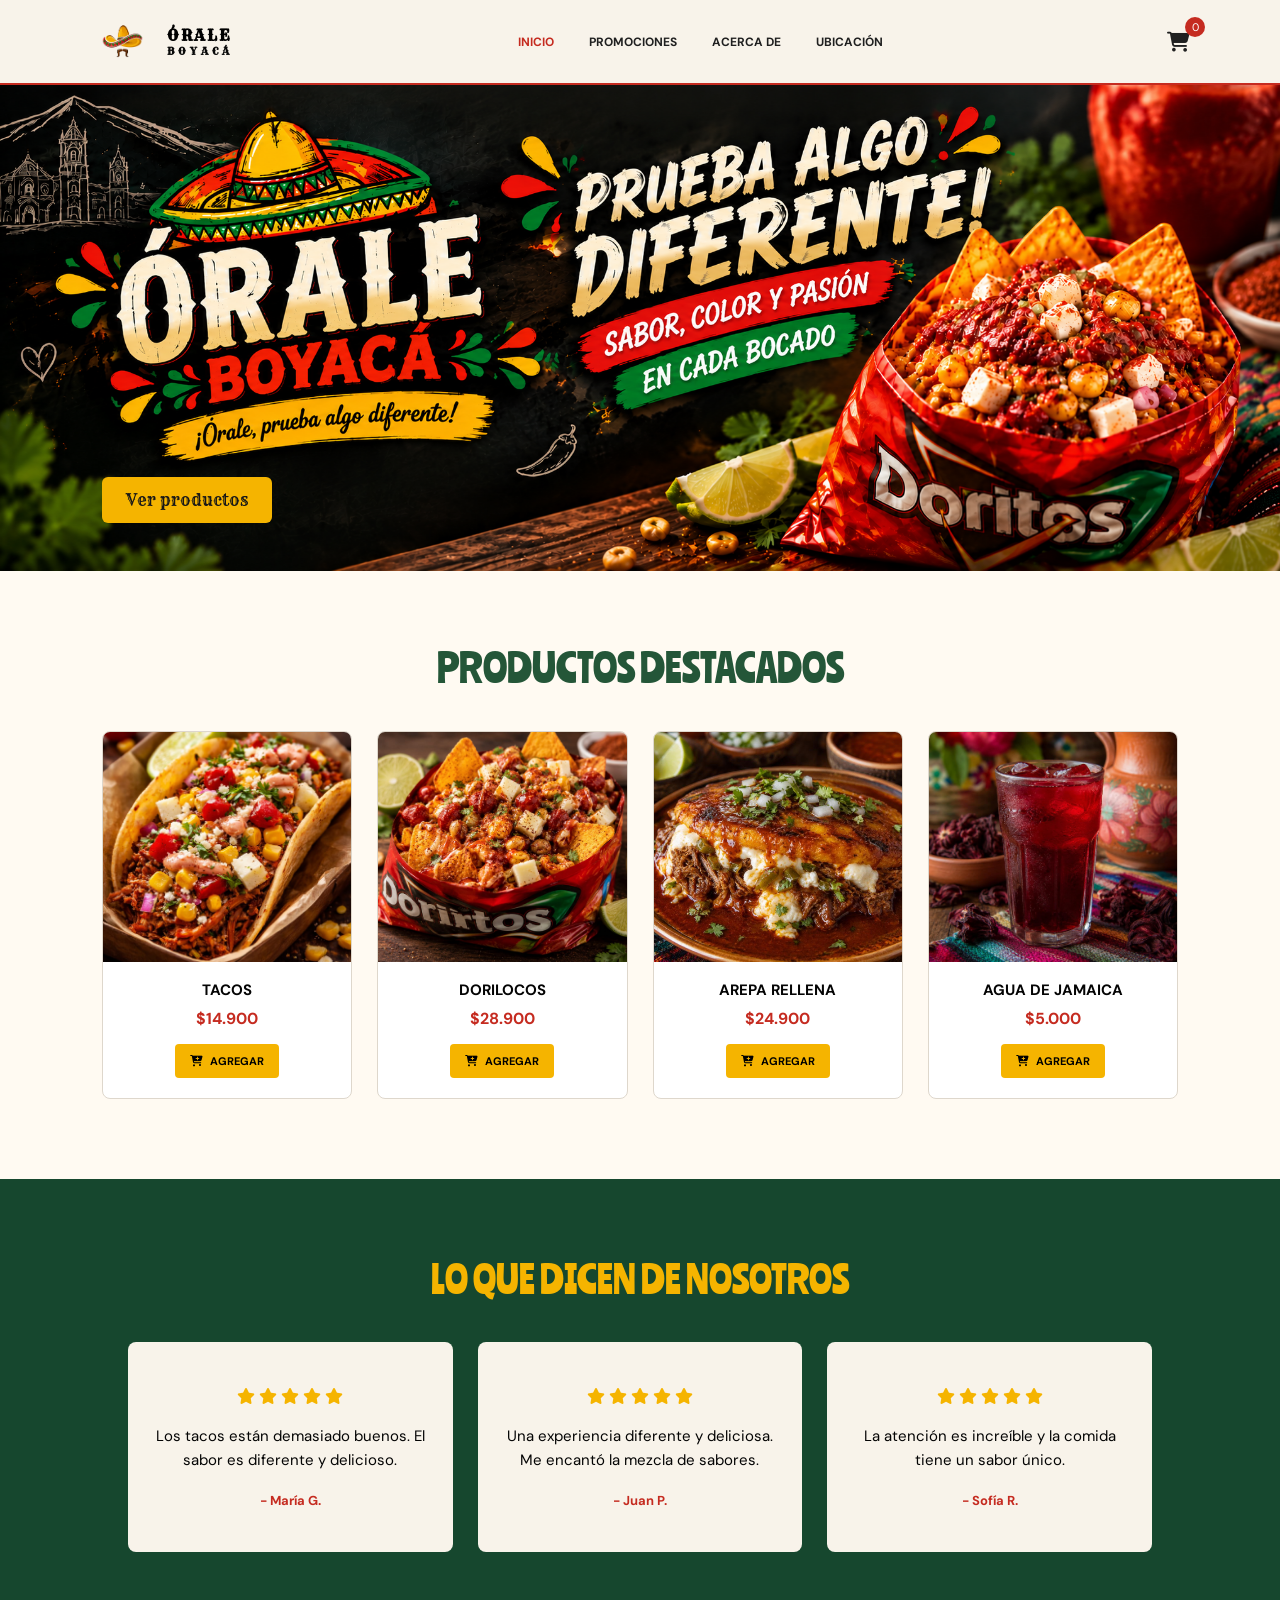
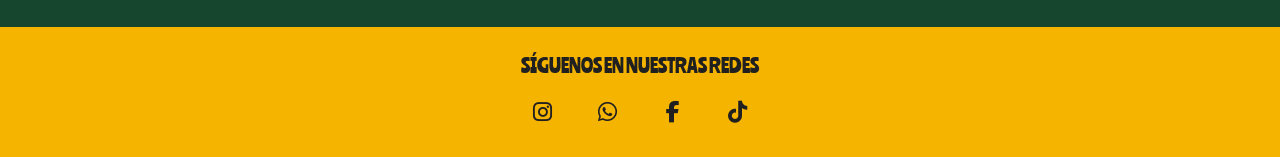
<file: index.html>
<!DOCTYPE html>
<html lang="es">

<head>

    <meta charset="UTF-8">

    <meta name="viewport" content="width=device-width, initial-scale=1.0">

    <title>Órale Boyacá</title>


    <!-- TIPOGRAFÍAS -->
    
    <!-- Titulo -->
    <link rel="preconnect" href="https://fonts.googleapis.com">
    <link rel="preconnect" href="https://fonts.gstatic.com" crossorigin>
    <link href="https://fonts.googleapis.com/css2?family=Rye&family=Smooch+Sans:wght@100..900&display=swap" rel="stylesheet">

    <!-- Subtitulo -->    
    <link rel="preconnect" href="https://fonts.googleapis.com">
    <link rel="preconnect" href="https://fonts.gstatic.com" crossorigin>
    <link href="https://fonts.googleapis.com/css2?family=Ranchers&family=Rye&display=swap" rel="stylesheet">
     
    <!-- Descripción -->
    <link rel="preconnect" href="https://fonts.googleapis.com">
    <link rel="preconnect" href="https://fonts.gstatic.com" crossorigin>
    <link href="https://fonts.googleapis.com/css2?family=DM+Sans:ital,opsz,wght@0,9..40,100..1000;1,9..40,100..1000&display=swap" rel="stylesheet">


    <!-- ICONOS FONT AWESOME -->

    <link rel="stylesheet"
        href="https://cdnjs.cloudflare.com/ajax/libs/font-awesome/6.5.2/css/all.min.css">
        

    <!-- CSS -->

    <link rel="stylesheet" href="/css/style.css">


    <!--LOGO-->
    <link rel="icon" type="image/jpg" href="img/logo.jpg">


</head>


<body>


    <!-- ================================= -->
    <!--              NAVBAR               -->
    <!-- ================================= -->

    <header class="navbar">


        <!-- LOGO -->

<a href="index.html" class="logo">
            <img src="img/logo.jpg" alt="Logo de Órale Boyacá">
            <span>ÓRALE <strong>BOYACÁ</strong></span>
        </a>


        <!-- MENÚ -->

        <nav class="menu">

            <a href="index.html"
                class="activo">

                INICIO

            </a>


            <a href="promociones.html">

                PROMOCIONES

            </a>


            <a href="acercade.html">

                ACERCA DE

            </a>


            <a href="ubicacion.html">

                UBICACIÓN

            </a>

        </nav>



        <!-- CARRITO -->

        <a href="carrito.html"
            class="icono-carrito">

            <i class="fa-solid fa-cart-shopping"></i>

            <span id="contador-carrito">
                0
            </span>

        </a>


    </header>

<!-- ================================= -->
<!--             BANNER                -->
<!-- ================================= -->

<section class="banner"> 
 
    <img  
        src="img/banner orale.jpg"  
        alt="Banner Órale Boyacá" 
        class="banner-imagen" 
    > 
 
    <div class="banner-boton"> 
        <a href="productos.html" class="boton-principal"> 
            Ver productos 
        </a> 
    </div> 
 
</section>


    <!-- ================================= -->
    <!--       PRODUCTOS DESTACADOS        -->
    <!-- ================================= -->

    <section class="productos"
        id="productos">


        <h2 class="Subtitulo">

            PRODUCTOS DESTACADOS

        </h2>



        <div class="productos-contenedor">


            <!-- PRODUCTO 1 -->

            <article class="producto">

                <div class="producto-imagen">

                    <img src="img/tacos.jpg"
                        alt="Tacos">

                </div>


                <h3 class="Descripción">

                    TACOS

                </h3>


                <p class="precio">

                    $14.900

                </p>


                <button class="agregar-carrito"
                    data-producto="Tacos"
                    data-precio="14900"
                    data-imagen="img/tacos.jpg">

                    <i class="fa-solid fa-cart-plus"></i>

                 AGREGAR

                </button>


            </article>



            <!-- PRODUCTO 2 -->

            <article class="producto">

                <div class="producto-imagen">

                    <img src="img/doriloco.jpg"
                        alt="Dorilocos">

                </div>


                <h3 class="Descripción">

                    DORILOCOS

                </h3>


                <p class="precio">

                    $28.900

                </p>

                <button class="agregar-carrito"
                    data-producto="Dorilocos"
                    data-precio="28900"
                    data-imagen="img/doriloco.jpg">

                    <i class="fa-solid fa-cart-plus"></i>

                    AGREGAR

                </button>

            </article>



            <!-- PRODUCTO 3 -->

            <article class="producto">

                <div class="producto-imagen">

                    <img src="img/arepa rellena.jpg"
                        alt="Arepa rellena">

                </div>


                <h3 class="Descripción">

                    AREPA RELLENA

                </h3>


                <p class="precio">

                    $24.900

                </p>
                <button class="agregar-carrito"
                    data-producto="Arepa Rellena"
                    data-precio="24900"
                    data-imagen="img/arepa rellena.jpg">

                    <i class="fa-solid fa-cart-plus"></i>

                    AGREGAR

                </button>

            </article>



            <!-- PRODUCTO 4 -->

            <article class="producto">

                <div class="producto-imagen">

                    <img src="img/agua de jamaica.jpg"
                        alt="Agua de Jamaica">

                </div>


                <h3 class="Descripción">

                    AGUA DE JAMAICA

                </h3>


                <p class="precio">

                    $5.000

                </p>

                <button class="agregar-carrito"
                    data-producto="Agua de Jamaica"
                    data-precio="5000"
                    data-imagen="img/agua de jamaica.jpg">

                <i class="fa-solid fa-cart-plus"></i>

                AGREGAR

                </button>


            </article>


        </div>


    </section>



    <!-- ================================= -->
    <!--             RESEÑAS               -->
    <!-- ================================= -->

    <section class="resenas">


        <h2 class="Subtitulo">

            LO QUE DICEN DE NOSOTROS

        </h2>



        <div class="resenas-contenedor">


            <!-- RESEÑA 1 -->

            <article class="resena">


                <div class="estrellas">

                    <i class="fa-solid fa-star"></i>
                    <i class="fa-solid fa-star"></i>
                    <i class="fa-solid fa-star"></i>
                    <i class="fa-solid fa-star"></i>
                    <i class="fa-solid fa-star"></i>

                </div>


                <p class="Descripción">

                    Los tacos están demasiado buenos.
                    El sabor es diferente y delicioso.

                </p>


                <span>

                    - María G.

                </span>


            </article>



            <!-- RESEÑA 2 -->

            <article class="resena">


                <div class="estrellas">

                    <i class="fa-solid fa-star"></i>
                    <i class="fa-solid fa-star"></i>
                    <i class="fa-solid fa-star"></i>
                    <i class="fa-solid fa-star"></i>
                    <i class="fa-solid fa-star"></i>

                </div>


                <p class="Descripción">

                    Una experiencia diferente y deliciosa.
                    Me encantó la mezcla de sabores.

                </p>


                <span>

                    - Juan P.

                </span>


            </article>



            <!-- RESEÑA 3 -->

            <article class="resena">


                <div class="estrellas">

                    <i class="fa-solid fa-star"></i>
                    <i class="fa-solid fa-star"></i>
                    <i class="fa-solid fa-star"></i>
                    <i class="fa-solid fa-star"></i>
                    <i class="fa-solid fa-star"></i>

                </div>


                <p class="Descripción">

                    La atención es increíble
                    y la comida tiene un sabor único.

                </p>


                <span>

                    - Sofía R.

                </span>


            </article>


        </div>


    </section>



    <!-- ================================= -->
    <!--              REDES                -->
    <!-- ================================= -->

    <section class="redes">


        <p class="Subtitulo">

            SÍGUENOS EN NUESTRAS REDES

        </p>


        <div class="iconos-redes">


            <a href="https://www.instagram.com/oraleboyaca?vrfl=MWgzMTN6MGYzMTVwOA==">

                <i class="fa-brands fa-instagram"></i>

            </a>


            <a href="https://wa.me/c/573143683987">

                <i class="fa-brands fa-whatsapp"></i>

            </a>


            <a href="https://www.facebook.com/share/1c4xvZRHbF/">

                <i class="fa-brands fa-facebook-f"></i>

            </a>

            <a href="https://www.tiktok.com/@orale.boyaca?_r=1&_t=ZS-9AkyQTCUgZr">

                <i class="fa-brands fa-tiktok"></i>

            </a>


        </div>


    </section>



    <!-- JAVASCRIPT -->

    <script src="js/script.js"></script>


</body>

</html>
</file>
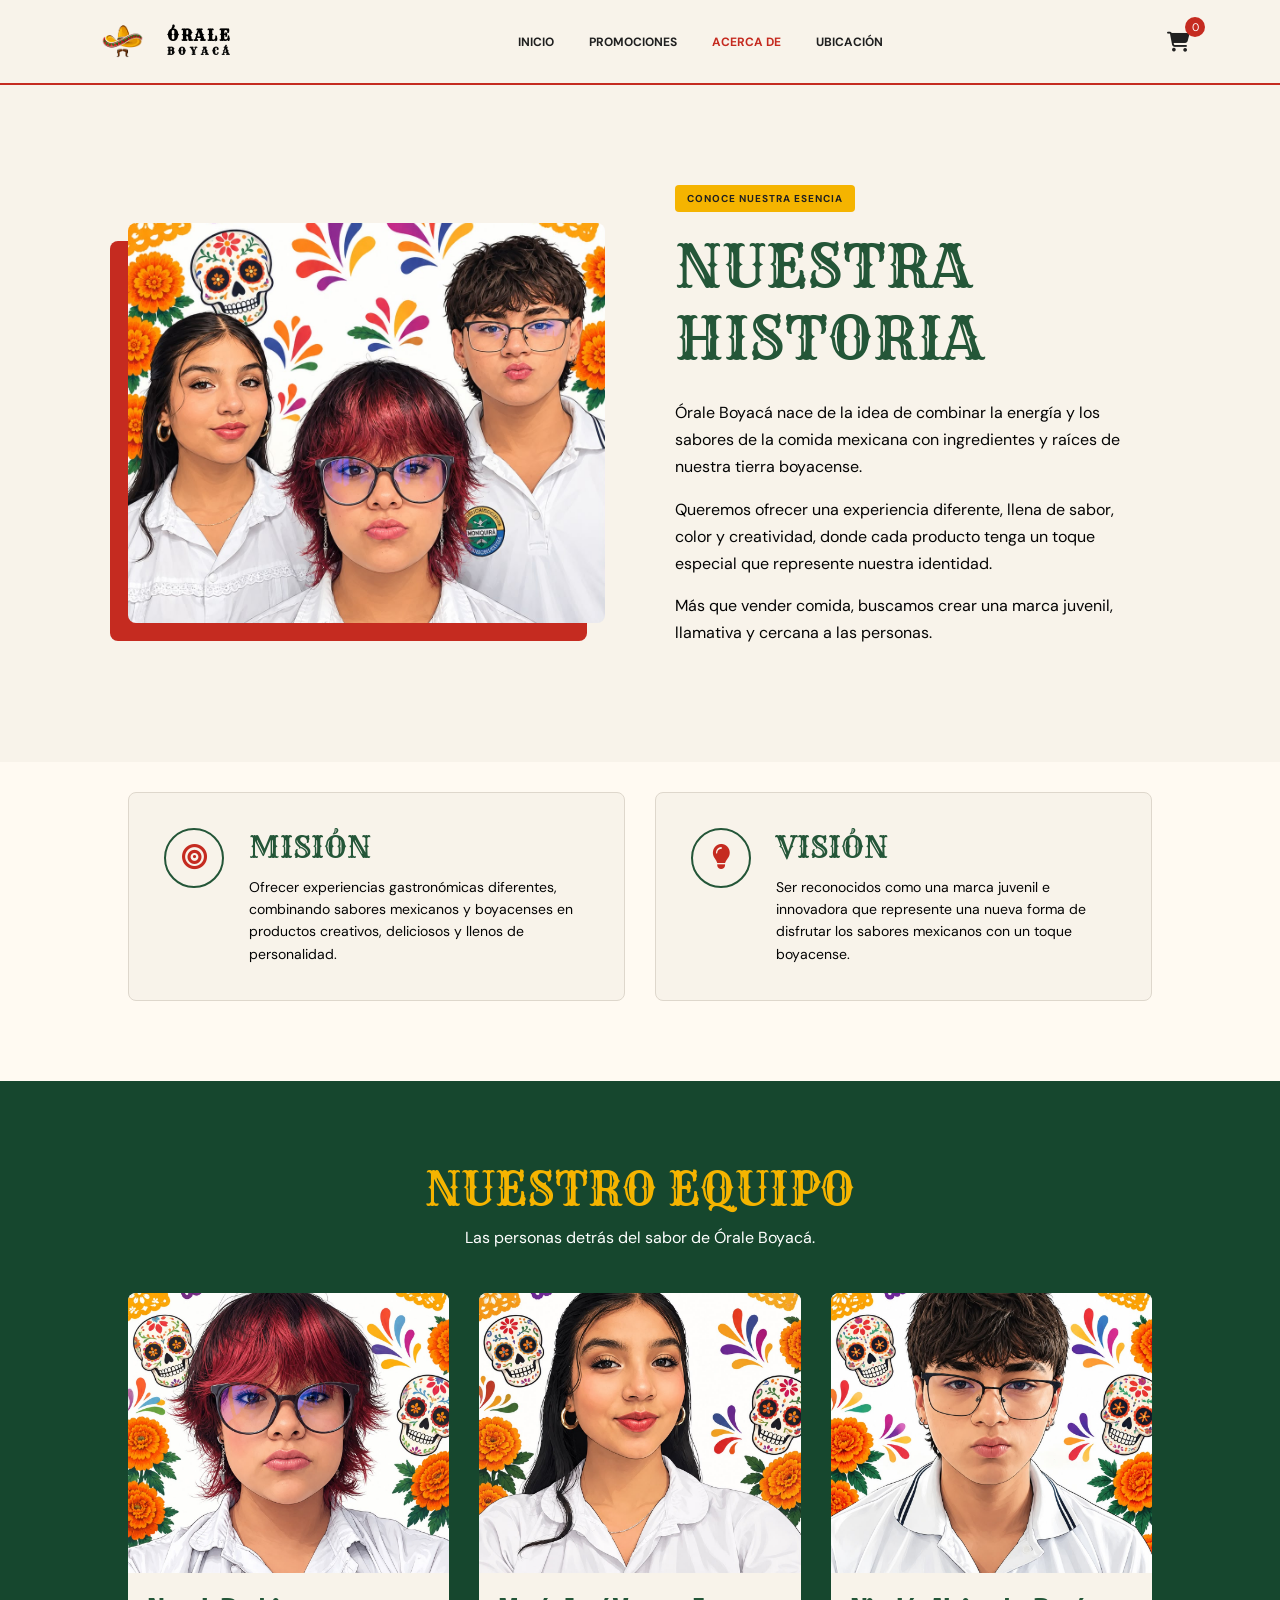
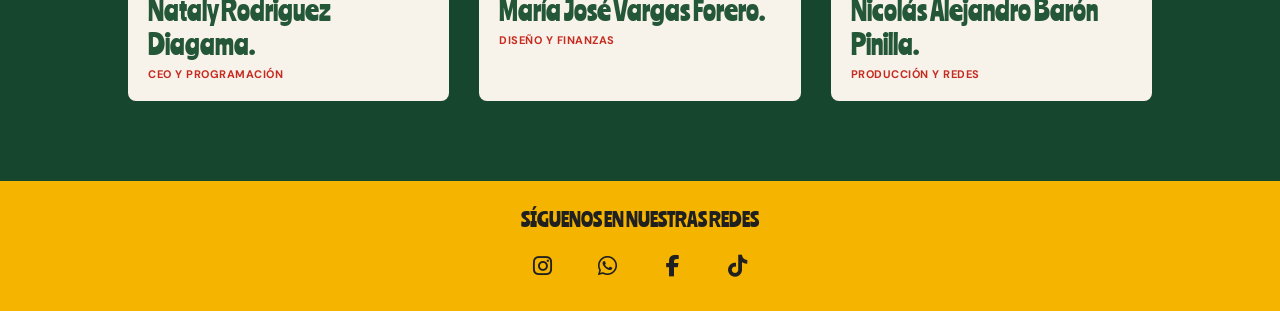
<file: acercade.html>
<!DOCTYPE html>
<html lang="es">

<head>

    <meta charset="UTF-8">

    <meta name="viewport"
        content="width=device-width, initial-scale=1.0">

    <title>Acerca de | Órale Boyacá</title>


    <!-- TIPOGRAFÍAS -->
     
    <!-- Titulo -->
    <link rel="preconnect" href="https://fonts.googleapis.com">
    <link rel="preconnect" href="https://fonts.gstatic.com" crossorigin>
    <link href="https://fonts.googleapis.com/css2?family=Rye&family=Smooch+Sans:wght@100..900&display=swap" rel="stylesheet">

    <!-- Subtitulo -->    
    <link rel="preconnect" href="https://fonts.googleapis.com">
    <link rel="preconnect" href="https://fonts.gstatic.com" crossorigin>
    <link href="https://fonts.googleapis.com/css2?family=Ranchers&family=Rye&display=swap" rel="stylesheet">
     
    <!-- Descripción -->
    <link rel="preconnect" href="https://fonts.googleapis.com">
    <link rel="preconnect" href="https://fonts.gstatic.com" crossorigin>
    <link href="https://fonts.googleapis.com/css2?family=DM+Sans:ital,opsz,wght@0,9..40,100..1000;1,9..40,100..1000&display=swap" rel="stylesheet">


    <!-- FONT AWESOME -->

    <link rel="stylesheet"
        href="https://cdnjs.cloudflare.com/ajax/libs/font-awesome/6.5.2/css/all.min.css">


    <!-- CSS -->

    <link rel="stylesheet"
        href="/css/style.css">
 
    <!--LOGO-->
    <link rel="icon" type="image/jpg" href="img/logo.jpg">

</head>
</head>


<body>


    <!-- ================================= -->
    <!--              NAVBAR               -->
    <!-- ================================= -->

    <header class="navbar">


        <!-- LOGO -->

        <a href="index.html" class="logo">
            <img src="img/logo.jpg" alt="Logo de Órale Boyacá">
            <span>ÓRALE <strong>BOYACÁ</strong></span>
        </a>




        <!-- MENÚ -->

        <nav class="menu">


            <a href="index.html">

                INICIO

            </a>


            <a href="promociones.html">

                PROMOCIONES

            </a>


            <a href="acercade.html"
                class="activo">

                ACERCA DE

            </a>


            <a href="ubicacion.html">

                UBICACIÓN

            </a>


        </nav>



        <!-- CARRITO -->

        <a href="carrito.html"
            class="icono-carrito">

            <i class="fa-solid fa-cart-shopping"></i>

            <span id="contador-carrito">
                0
            </span>

        </a>


    </header>



    <!-- ================================= -->
    <!--          NUESTRA HISTORIA         -->
    <!-- ================================= -->

    <section class="acerca-historia">


        <div class="contenedor-historia">


            <!-- IMAGEN -->

            <div class="historia-imagen">

                <img src="img/equipo de orale boyaca.jpg"
                    alt="Equipo de Órale Boyacá">

            </div>



            <!-- TEXTO -->

            <div class="historia-texto">


                <span class="etiqueta-acerca">

                    CONOCE NUESTRA ESENCIA

                </span>


                <h1 class="Titulo">

                    NUESTRA HISTORIA

                </h1>


                <p class="Descripción">

                    Órale Boyacá nace de la idea de combinar
                    la energía y los sabores de la comida
                    mexicana con ingredientes y raíces de
                    nuestra tierra boyacense.

                </p>


                <p class="Descripción">

                    Queremos ofrecer una experiencia diferente,
                    llena de sabor, color y creatividad, donde
                    cada producto tenga un toque especial que
                    represente nuestra identidad.

                </p>


                <p class="Descripción">

                    Más que vender comida, buscamos crear una
                    marca juvenil, llamativa y cercana a las
                    personas.

                </p>


            </div>


        </div>


    </section>



    <!-- ================================= -->
    <!--          MISIÓN Y VISIÓN          -->
    <!-- ================================= -->

    <section class="mision-vision">


        <div class="contenedor-mision-vision">


            <!-- MISIÓN -->

            <article class="tarjeta-mision">


                <div class="icono-mision">

                    <i class="fa-solid fa-bullseye"></i>

                </div>


                <div>

                    <h2 class="Titulo">

                        MISIÓN

                    </h2>


                    <p class="Descripción">

                        Ofrecer experiencias gastronómicas
                        diferentes, combinando sabores mexicanos
                        y boyacenses en productos creativos,
                        deliciosos y llenos de personalidad.

                    </p>

                </div>


            </article>



            <!-- VISIÓN -->

            <article class="tarjeta-mision">


                <div class="icono-mision">

                    <i class="fa-solid fa-lightbulb"></i>

                </div>


                <div>

                    <h2 class="Titulo">

                        VISIÓN

                    </h2>


                    <p class="Descripción">

                        Ser reconocidos como una marca juvenil
                        e innovadora que represente una nueva
                        forma de disfrutar los sabores mexicanos
                        con un toque boyacense.

                    </p>

                </div>


            </article>


        </div>


    </section>



    <!-- ================================= -->
    <!--           NUESTRO EQUIPO          -->
    <!-- ================================= -->

    <section class="equipo">


        <h2 class="Titulo">

            NUESTRO EQUIPO

        </h2>


        <p class="equipo-subtitulo Descripción">

            Las personas detrás del sabor de Órale Boyacá.

        </p>



        <div class="equipo-contenedor">


            <!-- NATALY -->

            <article class="miembro-equipo">


                <div class="foto-miembro">

                    <img src="img/nataly.jpg"
                        alt="Nataly">

                </div>


                <div class="info-miembro">


                    <h3 class="Subtitulo">

                        Nataly Rodriguez Diagama.

                    </h3>


                    <p class="cargo">

                        CEO Y PROGRAMACIÓN

                    </p>


                </div>


            </article>



            <!-- MARÍA JOSÉ -->

            <article class="miembro-equipo">


                <div class="foto-miembro">

                    <img src="img/Maria jose.jpg"
                        alt="María José">

                </div>


                <div class="info-miembro">


                    <h3 class="Subtitulo">

                        María José Vargas Forero.

                    </h3>


                    <p class="cargo">

                        DISEÑO Y FINANZAS

                    </p>


                </div>


            </article>



            <!-- NICOLÁS ALEJANDRO BARÓN PINILLA -->

            <article class="miembro-equipo">


                <div class="foto-miembro">

                    <img src="img/nicolas.jpg"
                        alt="Nicolás Barón">

                </div>


                <div class="info-miembro">


                    <h3 class="Subtitulo">

                        Nicolás Alejandro Barón Pinilla.

                    </h3>


                    <p class="cargo">

                        PRODUCCIÓN Y REDES

                    </p>


                </div>


            </article>


        </div>


    </section>



    <!-- ================================= -->
    <!--              REDES                -->
    <!-- ================================= -->

    <section class="redes">


        <p class="Subtitulo">

            SÍGUENOS EN NUESTRAS REDES

        </p>


        <div class="iconos-redes">


            <a href="https://www.instagram.com/oraleboyaca?vrfl=MWgzMTN6MGYzMTVwOA=="
                aria-label="Instagram">

                <i class="fa-brands fa-instagram"></i>

            </a>


            <a href="https://wa.me/c/573143683987"
                aria-label="WhatsApp">

                <i class="fa-brands fa-whatsapp"></i>

            </a>


            <a href="https://www.facebook.com/share/1c4xvZRHbF/"
                aria-label="Facebook">

                <i class="fa-brands fa-facebook-f"></i>

            </a>

            <a href="https://www.tiktok.com/@orale.boyaca?_r=1&_t=ZS-9AkyQTCUgZr">

                <i class="fa-brands fa-tiktok"></i>

            </a>


        </div>


    </section>


    <script src="/js/script.js"></script>


</body>

</html>
</file>
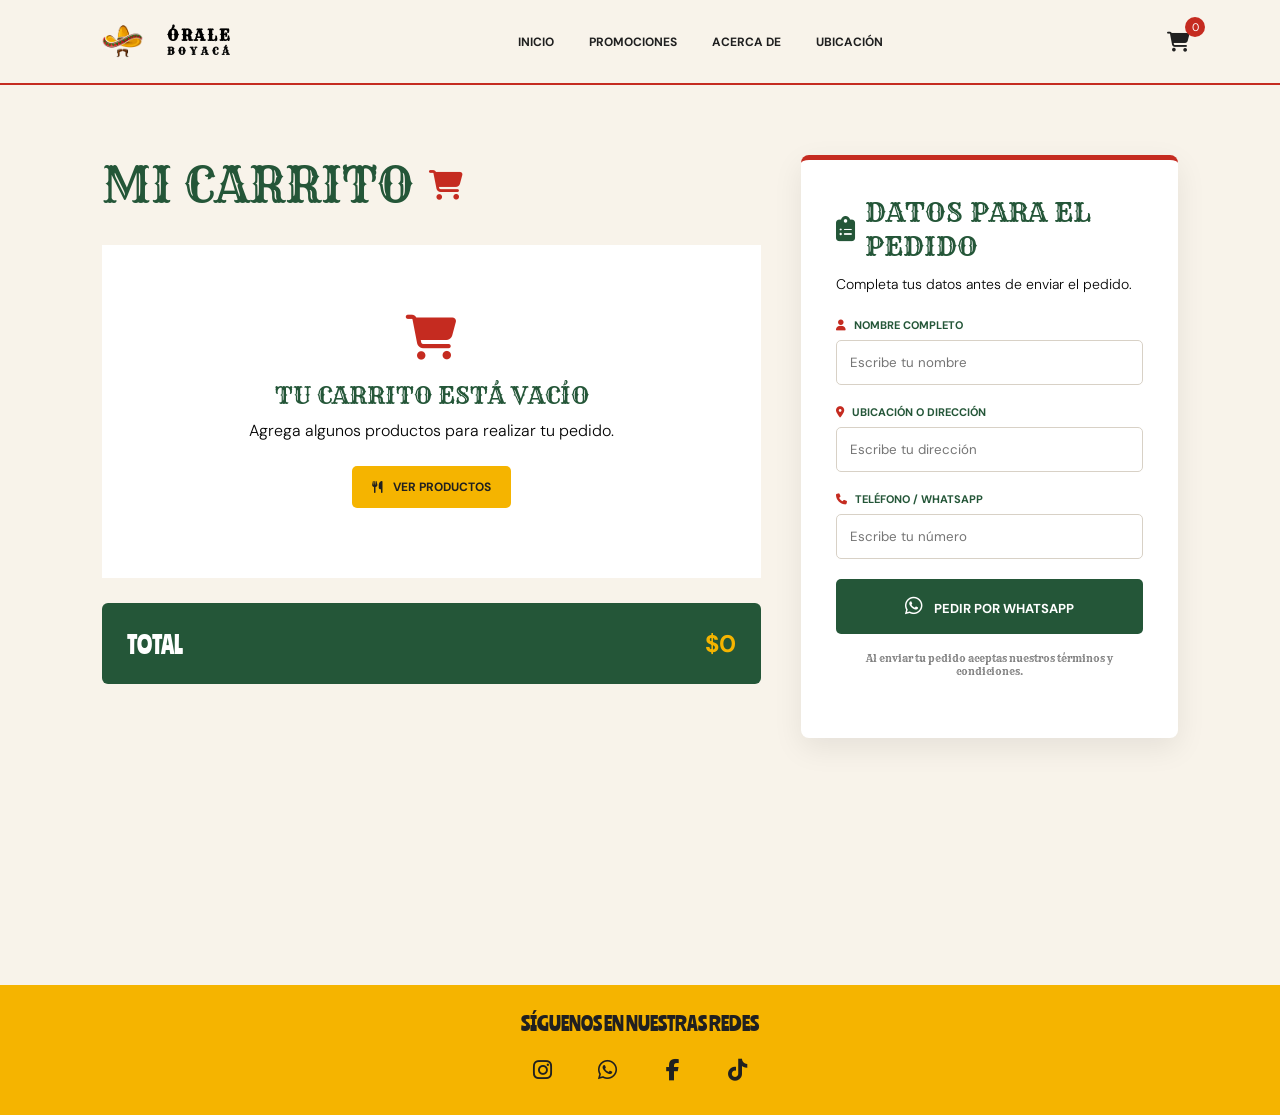
<file: carrito.html>
<!DOCTYPE html>
<html lang="es">

<head>

    <meta charset="UTF-8">

    <meta name="viewport"
        content="width=device-width, initial-scale=1.0">

    <title>Carrito | Órale Boyacá</title>


    <!-- TIPOGRAFÍAS -->

    <!-- Titulo -->
    <link rel="preconnect" href="https://fonts.googleapis.com">
    <link rel="preconnect" href="https://fonts.gstatic.com" crossorigin>
    <link href="https://fonts.googleapis.com/css2?family=Rye&family=Smooch+Sans:wght@100..900&display=swap" rel="stylesheet">

    <!-- Subtitulo -->    
    <link rel="preconnect" href="https://fonts.googleapis.com">
    <link rel="preconnect" href="https://fonts.gstatic.com" crossorigin>
    <link href="https://fonts.googleapis.com/css2?family=Ranchers&family=Rye&display=swap" rel="stylesheet">
     
    <!-- Descripción -->
    <link rel="preconnect" href="https://fonts.googleapis.com">
    <link rel="preconnect" href="https://fonts.gstatic.com" crossorigin>
    <link href="https://fonts.googleapis.com/css2?family=DM+Sans:ital,opsz,wght@0,9..40,100..1000;1,9..40,100..1000&display=swap" rel="stylesheet">


    <!-- FONT AWESOME -->

    <link rel="stylesheet"
        href="https://cdnjs.cloudflare.com/ajax/libs/font-awesome/6.5.2/css/all.min.css">


    <!-- CSS -->

    <link rel="stylesheet"
        href="/css/style.css">

    <!--LOGO-->
    <link rel="icon" type="image/jpg" href="img/logo.jpg">

</head>
</head>


<body>


    <!-- ================================= -->
    <!--              NAVBAR               -->
    <!-- ================================= -->

    <header class="navbar">

        <!-- LOGO -->

        <a href="index.html" class="logo">
            <img src="img/logo.jpg" alt="Logo de Órale Boyacá">
            <span>ÓRALE <strong>BOYACÁ</strong></span>
        </a>


        <nav class="menu">


            <a href="index.html">

                INICIO

            </a>


            <a href="promociones.html">

                PROMOCIONES

            </a>


            <a href="acercade.html">

                ACERCA DE

            </a>


            <a href="ubicacion.html">

                UBICACIÓN

            </a>


        </nav>


        <a href="carrito.html"
            class="icono-carrito">
            

            <i class="fa-solid fa-cart-shopping"></i>

            <span id="contador-carrito">

                0

            </span>

        </a>


    </header>



    <!-- ================================= -->
    <!--          PÁGINA CARRITO           -->
    <!-- ================================= -->

    <main class="pagina-carrito">


        <div class="contenedor-carrito">


            <section class="seccion-mi-carrito">


                <div class="titulo-carrito">

                    <h1 class="Titulo">

                        MI CARRITO

                    </h1>


                    <i class="fa-solid fa-cart-shopping"></i>

                </div>


                <!-- PRODUCTOS -->

                <div id="productos-carrito">

                    <!-- JavaScript agrega los productos aquí -->

                </div>


                <!-- CARRITO VACÍO -->

                <div id="carrito-vacio"
                    class="carrito-vacio">

                    <i class="fa-solid fa-cart-shopping"></i>

                    <h2 class="Titulo">

                        TU CARRITO ESTÁ VACÍO

                    </h2>


                    <p class="Descripción">

                        Agrega algunos productos para realizar tu pedido.

                    </p>


                    <a href="productos.html"
                        class="boton-seguir-comprando">

                        <i class="fa-solid fa-utensils"></i>

                        VER PRODUCTOS

                    </a>

                </div>


                <!-- TOTAL -->

                <div class="total-carrito">

                    <span class="Subtitulo">

                        TOTAL

                    </span>


                    <strong id="total-carrito">

                        $0

                    </strong>

                </div>


            </section>



            <!-- ================================= -->
            <!--         DATOS DEL PEDIDO          -->
            <!-- ================================= -->

            <section class="datos-pedido">


                <div class="titulo-datos">

                    <i class="fa-solid fa-clipboard-list"></i>

                    <h2 class="Titulo">

                        DATOS PARA EL PEDIDO

                    </h2>

                </div>


                <p class="Descripción">

                    Completa tus datos antes de enviar el pedido.

                </p>


                <!-- NOMBRE -->

                <div class="grupo-input">


                    <label for="nombre">

                        <i class="fa-solid fa-user"></i>

                        NOMBRE COMPLETO

                    </label>


                    <input
                        type="text"
                        id="nombre"
                        placeholder="Escribe tu nombre">


                </div>



                <!-- UBICACIÓN -->

                <div class="grupo-input">


                    <label for="ubicacion">

                        <i class="fa-solid fa-location-dot"></i>

                        UBICACIÓN O DIRECCIÓN

                    </label>


                    <input
                        type="text"
                        id="ubicacion"
                        placeholder="Escribe tu dirección">


                </div>



                <!-- TELÉFONO -->

                <div class="grupo-input">


                    <label for="telefono">

                        <i class="fa-solid fa-phone"></i>

                        TELÉFONO / WHATSAPP

                    </label>


                    <input
                        type="tel"
                        id="telefono"
                        placeholder="Escribe tu número">


                </div>



                <!-- BOTÓN -->

                <button id="enviar-whatsapp"
                    class="boton-whatsapp">

                    <i class="fa-brands fa-whatsapp"></i>

                    PEDIR POR WHATSAPP

                </button>

                <p class="mensaje-terminos">

                    Al enviar tu pedido aceptas nuestros términos y condiciones.

                </p>


            </section>


        </div>


    </main>



    <!-- MENSAJE -->

    <div id="notificacion"
        class="notificacion">

        <i class="fa-solid fa-circle-check"></i>

        <span></span>

    </div>

    <!-- ================================= -->
    <!--              REDES                -->
    <!-- ================================= -->

    <section class="redes">


        <p class="Subtitulo">

            SÍGUENOS EN NUESTRAS REDES

        </p>


        <div class="iconos-redes">


            <a href="https://www.instagram.com/oraleboyaca?vrfl=MWgzMTN6MGYzMTVwOA=="
                aria-label="Instagram">

                <i class="fa-brands fa-instagram"></i>

            </a>


            <a href="https://wa.me/c/573143683987"
                aria-label="WhatsApp">

                <i class="fa-brands fa-whatsapp"></i>

            </a>


            <a href="https://www.facebook.com/share/1c4xvZRHbF/"
                aria-label="Facebook">

                <i class="fa-brands fa-facebook-f"></i>

            </a>

            <a href="https://www.tiktok.com/@orale.boyaca?_r=1&_t=ZS-9AkyQTCUgZr">

                <i class="fa-brands fa-tiktok"></i>

            </a>


        </div>


    </section>


    <script src="/js/script.js"></script>


</body>

</html>
</file>
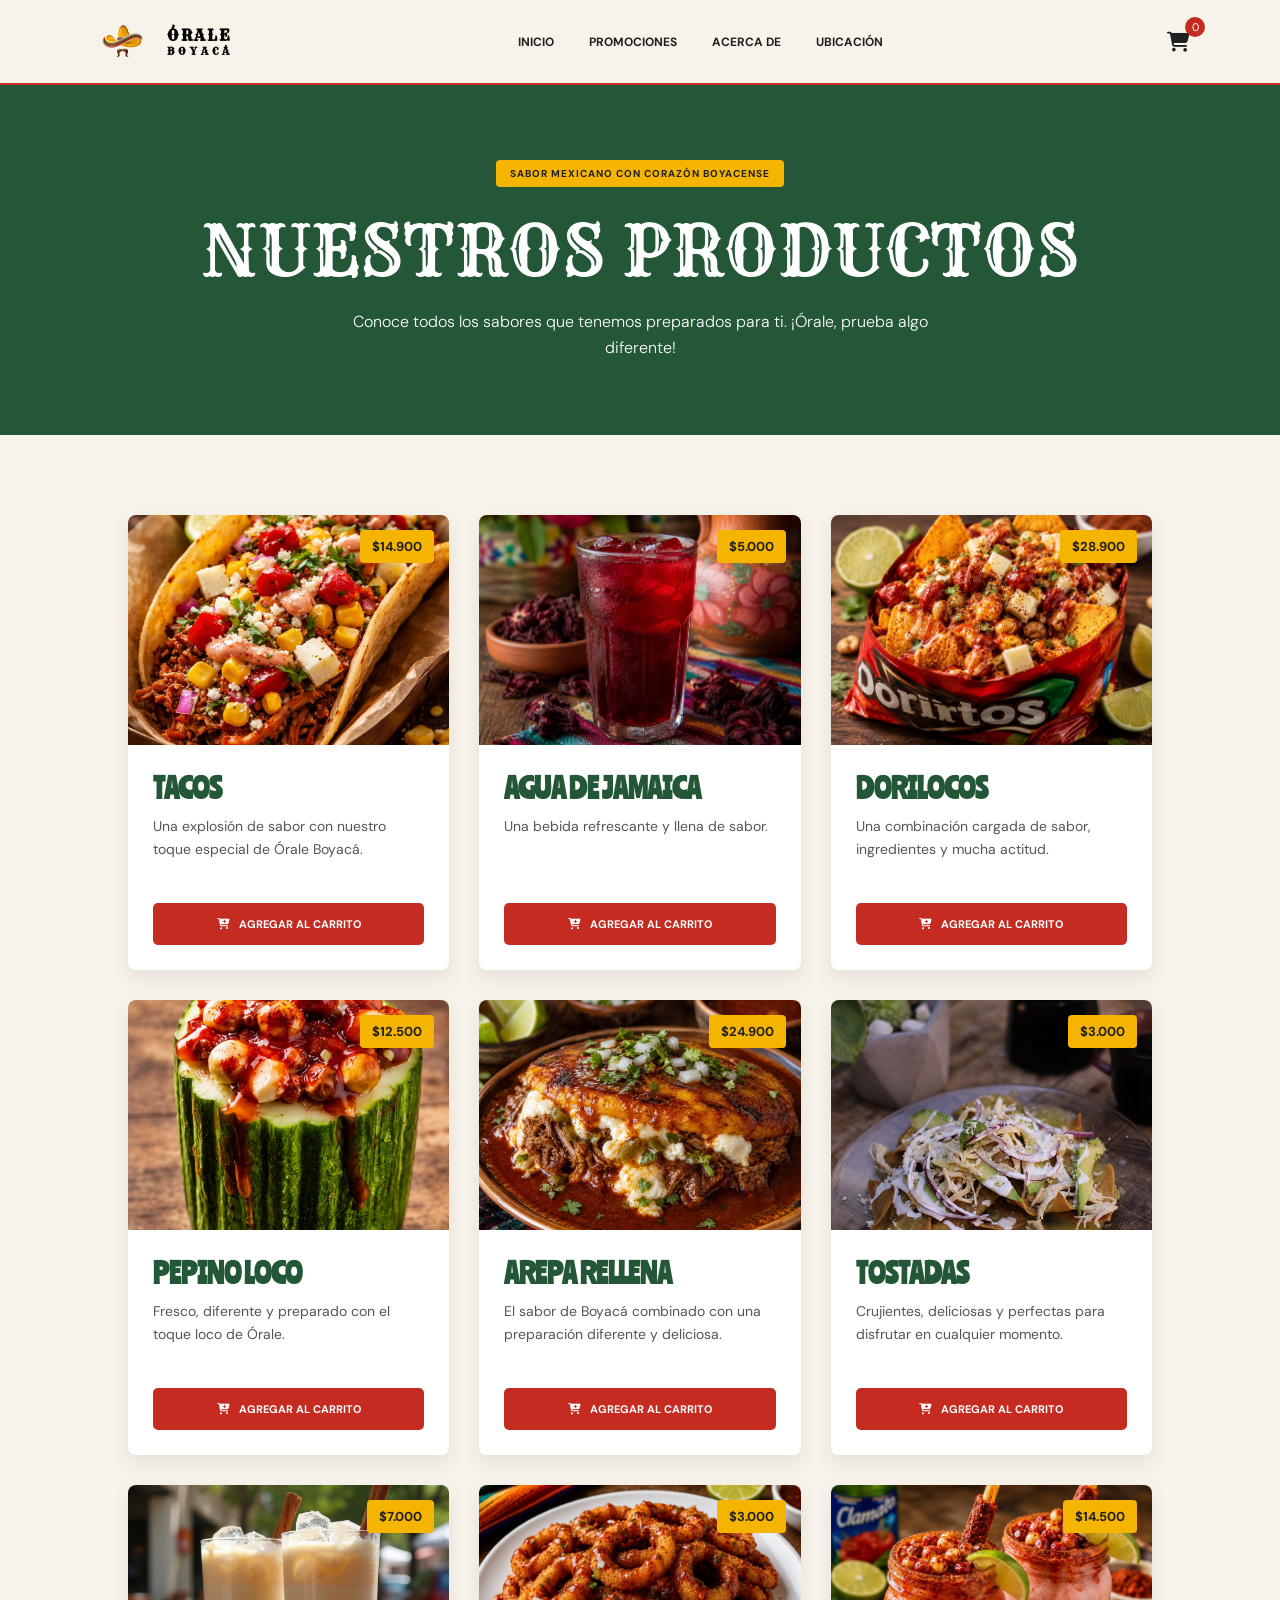
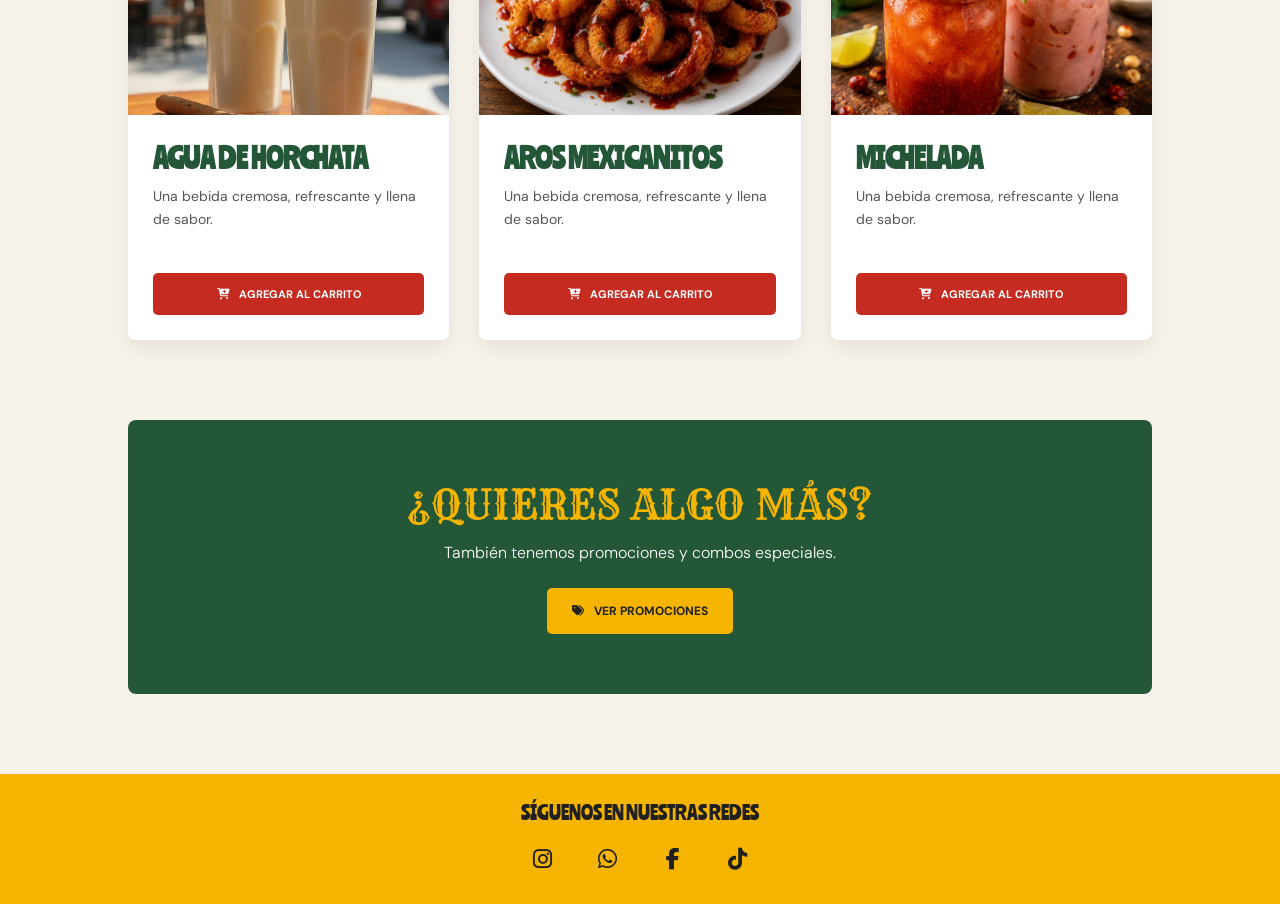
<file: productos.html>
<!DOCTYPE html>
<html lang="es">

<head>

    <meta charset="UTF-8">

    <meta name="viewport"
        content="width=device-width, initial-scale=1.0">

    <title>Productos | Órale Boyacá</title>


    <!-- TIPOGRAFÍAS -->

    <!-- Titulo -->
    <link rel="preconnect" href="https://fonts.googleapis.com">
    <link rel="preconnect" href="https://fonts.gstatic.com" crossorigin>
    <link href="https://fonts.googleapis.com/css2?family=Rye&family=Smooch+Sans:wght@100..900&display=swap" rel="stylesheet">

    <!-- Subtitulo -->    
    <link rel="preconnect" href="https://fonts.googleapis.com">
    <link rel="preconnect" href="https://fonts.gstatic.com" crossorigin>
    <link href="https://fonts.googleapis.com/css2?family=Ranchers&family=Rye&display=swap" rel="stylesheet">
     
    <!-- Descripción -->
    <link rel="preconnect" href="https://fonts.googleapis.com">
    <link rel="preconnect" href="https://fonts.gstatic.com" crossorigin>
    <link href="https://fonts.googleapis.com/css2?family=DM+Sans:ital,opsz,wght@0,9..40,100..1000;1,9..40,100..1000&display=swap" rel="stylesheet">


    <!-- FONT AWESOME -->

    <link rel="stylesheet"
        href="https://cdnjs.cloudflare.com/ajax/libs/font-awesome/6.5.2/css/all.min.css">


    <!-- CSS -->

    <link rel="stylesheet"
        href="/css/style.css">

    <!--LOGO-->
    <link rel="icon" type="image/jpg" href="img/logo.jpg">

</head>

</head>


<body>


    <!-- ============================== -->
    <!--            NAVBAR              -->
    <!-- ============================== -->

    <header class="navbar">

        <!-- LOGO -->

        <a href="index.html" class="logo">
            <img src="img/logo.jpg" alt="Logo de Órale Boyacá">
            <span>ÓRALE <strong>BOYACÁ</strong></span>
        </a>

        <nav class="menu">

            <a href="index.html">
                INICIO
            </a>


            <a href="promociones.html">
                PROMOCIONES
            </a>


            <a href="acercade.html">
                ACERCA DE
            </a>


            <a href="ubicacion.html">
                UBICACIÓN
            </a>

        </nav>


        <!-- CARRITO -->

        <a href="carrito.html"
            class="icono-carrito">

            <i class="fa-solid fa-cart-shopping"></i>

            <span id="contador-carrito">
                0
            </span>

        </a>


    </header>



    <!-- ============================== -->
    <!--         ENCABEZADO             -->
    <!-- ============================== -->

    <section class="productos-encabezado">


        <span class="etiqueta-productos">

            SABOR MEXICANO CON CORAZÓN BOYACENSE

        </span>


        <h1 class="Titulo">

            NUESTROS PRODUCTOS

        </h1>


        <p class="Descripción">

            Conoce todos los sabores que tenemos preparados
            para ti. ¡Órale, prueba algo diferente!

        </p>


    </section>



    <!-- ============================== -->
    <!--        LISTA PRODUCTOS         -->
    <!-- ============================== -->

    <main class="pagina-productos">


        <div class="productos-grid">


            <!-- TACOS -->

            <article class="producto-card">


                <div class="producto-imagen">

                    <img src="img/tacos.jpg"
                        alt="Tacos">

                    <span class="producto-precio">

                        $14.900

                    </span>

                </div>


                <div class="producto-contenido">

                    <h2>

                        TACOS

                    </h2>


                    <p>

                        Una explosión de sabor con nuestro
                        toque especial de Órale Boyacá.

                    </p>


                    <button class="agregar-carrito"
                        data-producto="Tacos"
                        data-precio="14900"
                        data-imagen="img/tacos.jpg">

                        <i class="fa-solid fa-cart-plus"></i>

                        AGREGAR AL CARRITO

                    </button>

                </div>

            </article>



            <!-- AGUA DE JAMAICA -->

            <article class="producto-card">


                <div class="producto-imagen">

                    <img src="/img/agua de jamaica.jpg"
                        alt="Agua de Jamaica">

                    <span class="producto-precio">

                        $5.000

                    </span>

                </div>


                <div class="producto-contenido">

                    <h2>

                        AGUA DE JAMAICA

                    </h2>


                    <p>

                        Una bebida refrescante y llena
                        de sabor.

                    </p>


                    <button class="agregar-carrito"
                        data-producto="Agua de Jamaica"
                        data-precio="5000"
                        data-imagen="img/agua de jamaica.jpg">

                        <i class="fa-solid fa-cart-plus"></i>

                        AGREGAR AL CARRITO

                    </button>

                </div>

            </article>



            <!-- DORILOCOS -->

            <article class="producto-card">


                <div class="producto-imagen">

                    <img src="img/doriloco.jpg"
                        alt="Dorilocos">

                    <span class="producto-precio">

                        $28.900

                    </span>

                </div>


                <div class="producto-contenido">

                    <h2>

                        DORILOCOS

                    </h2>


                    <p>

                        Una combinación cargada de sabor,
                        ingredientes y mucha actitud.

                    </p>


                    <button class="agregar-carrito"
                        data-producto="Dorilocos"
                        data-precio="28900"
                        data-imagen="img/doriloco.jpg">

                        <i class="fa-solid fa-cart-plus"></i>

                        AGREGAR AL CARRITO

                    </button>

                </div>

            </article>



            <!-- PEPINO LOCO -->

            <article class="producto-card">


                <div class="producto-imagen">

                    <img src="img/pepino loco.jpg"
                        alt="Pepino Loco">

                    <span class="producto-precio">

                        $12.500

                    </span>

                </div>


                <div class="producto-contenido">

                    <h2>

                        PEPINO LOCO

                    </h2>


                    <p>

                        Fresco, diferente y preparado
                        con el toque loco de Órale.

                    </p>


                    <button class="agregar-carrito"
                        data-producto="Pepino Loco"
                        data-precio="12500"
                        data-imagen="img/pepino loco.jpg">

                        <i class="fa-solid fa-cart-plus"></i>

                        AGREGAR AL CARRITO

                    </button>

                </div>

            </article>



            <!-- AREPA RELLENA -->

            <article class="producto-card">


                <div class="producto-imagen">

                    <img src="img/arepa rellena.jpg"
                        alt="Arepa Rellena">

                    <span class="producto-precio">

                        $24.900

                    </span>

                </div>


                <div class="producto-contenido">

                    <h2>

                        AREPA RELLENA

                    </h2>


                    <p>

                        El sabor de Boyacá combinado con
                        una preparación diferente y deliciosa.

                    </p>


                    <button class="agregar-carrito"
                        data-producto="Arepa Rellena"
                        data-precio="24900"
                        data-imagen="img/arepa rellena.jpg">

                        <i class="fa-solid fa-cart-plus"></i>

                        AGREGAR AL CARRITO

                    </button>

                </div>

            </article>



            <!-- TOSTADAS -->

            <article class="producto-card">


                <div class="producto-imagen">

                    <img src="img/tostadas.jpg"
                        alt="Tostadas">

                    <span class="producto-precio">

                        $3.000

                    </span>

                </div>


                <div class="producto-contenido">

                    <h2>

                        TOSTADAS

                    </h2>


                    <p>

                        Crujientes, deliciosas y perfectas
                        para disfrutar en cualquier momento.

                    </p>


                    <button class="agregar-carrito"
                        data-producto="Tostadas"
                        data-precio="3000"
                        data-imagen="img/tostadas.jpg">

                        <i class="fa-solid fa-cart-plus"></i>

                        AGREGAR AL CARRITO

                    </button>

                </div>

            </article>



            <!-- AGUA DE HORCHATA -->

            <article class="producto-card">


                <div class="producto-imagen">

                    <img src="img/agua de horchata.jpg"
                        alt="Agua de Horchata">

                    <span class="producto-precio">

                        $7.000

                    </span>

                </div>


                <div class="producto-contenido">

                    <h2>

                        AGUA DE HORCHATA

                    </h2>


                    <p>

                        Una bebida cremosa, refrescante
                        y llena de sabor.

                    </p>


                    <button class="agregar-carrito"
                        data-producto="Agua de Horchata"
                        data-precio="7000"
                        data-imagen="img/agua de horchata.jpg">

                        <i class="fa-solid fa-cart-plus"></i>

                        AGREGAR AL CARRITO

                    </button>

                </div>

            </article>



                    <!-- AROS MEXICANITOS -->

            <article class="producto-card">


                <div class="producto-imagen">

                    <img src="img/aros mexicanitos.jpg"
                        alt="Aro mexicanitos">

                    <span class="producto-precio">

                        $3.000

                    </span>

                </div>


                <div class="producto-contenido">

                    <h2>

                        AROS MEXICANITOS

                    </h2>


                    <p>

                        Una bebida cremosa, refrescante
                        y llena de sabor.

                    </p>


                    <button class="agregar-carrito"
                        data-producto="Aros Mexicanitos"
                        data-precio="3000"
                        data-imagen="img/aros mexicanitos.jpg">

                        <i class="fa-solid fa-cart-plus"></i>

                        AGREGAR AL CARRITO

                    </button>

                </div>

            </article>

                    <!-- MICHELADA -->

            <article class="producto-card">


                <div class="producto-imagen">

                    <img src="img/micheladas.jpg"
                        alt="Michelada">

                    <span class="producto-precio">

                        $14.500

                    </span>

                </div>


                <div class="producto-contenido">

                    <h2>

                        MICHELADA

                    </h2>


                    <p>

                        Una bebida cremosa, refrescante
                        y llena de sabor.

                    </p>


                    <button class="agregar-carrito"
                        data-producto="Micheladass"
                        data-precio="14500"
                        data-imagen="img/micheladas.jpg">

                        <i class="fa-solid fa-cart-plus"></i>

                        AGREGAR AL CARRITO

                    </button>

                </div>

            </article>


        </div>




        <!-- BOTÓN PROMOCIONES -->

        <div class="productos-final">

            <h2 class="Titulo">

                ¿QUIERES ALGO MÁS?

            </h2>


            <p class="Descripción">

                También tenemos promociones y combos especiales.

            </p>


            <a href="promociones.html"
                class="boton-ver-promociones">

                <i class="fa-solid fa-tags"></i>

                VER PROMOCIONES

            </a>

        </div>


    </main>



    <!-- NOTIFICACIÓN -->

    <div id="notificacion"
        class="notificacion">

        <i class="fa-solid fa-circle-check"></i>

        <span></span>

    </div>

    <!-- ================================= -->
    <!--              REDES                -->
    <!-- ================================= -->

    <section class="redes">


        <p class="Subtitulo">

            SÍGUENOS EN NUESTRAS REDES

        </p>


        <div class="iconos-redes">


            <a href="https://www.instagram.com/oraleboyaca?vrfl=MWgzMTN6MGYzMTVwOA=="
                aria-label="Instagram">

                <i class="fa-brands fa-instagram"></i>

            </a>


            <a href="https://wa.me/c/573143683987"
                aria-label="WhatsApp">

                <i class="fa-brands fa-whatsapp"></i>

            </a>


            <a href="https://www.facebook.com/share/1c4xvZRHbF/"
                aria-label="Facebook">

                <i class="fa-brands fa-facebook-f"></i>

            </a>

            <a href="https://www.tiktok.com/@orale.boyaca?_r=1&_t=ZS-9AkyQTCUgZr">

                <i class="fa-brands fa-tiktok"></i>

            </a>


        </div>


    </section>


    <script src="/js/script.js"></script>


</body>

</html>
</file>
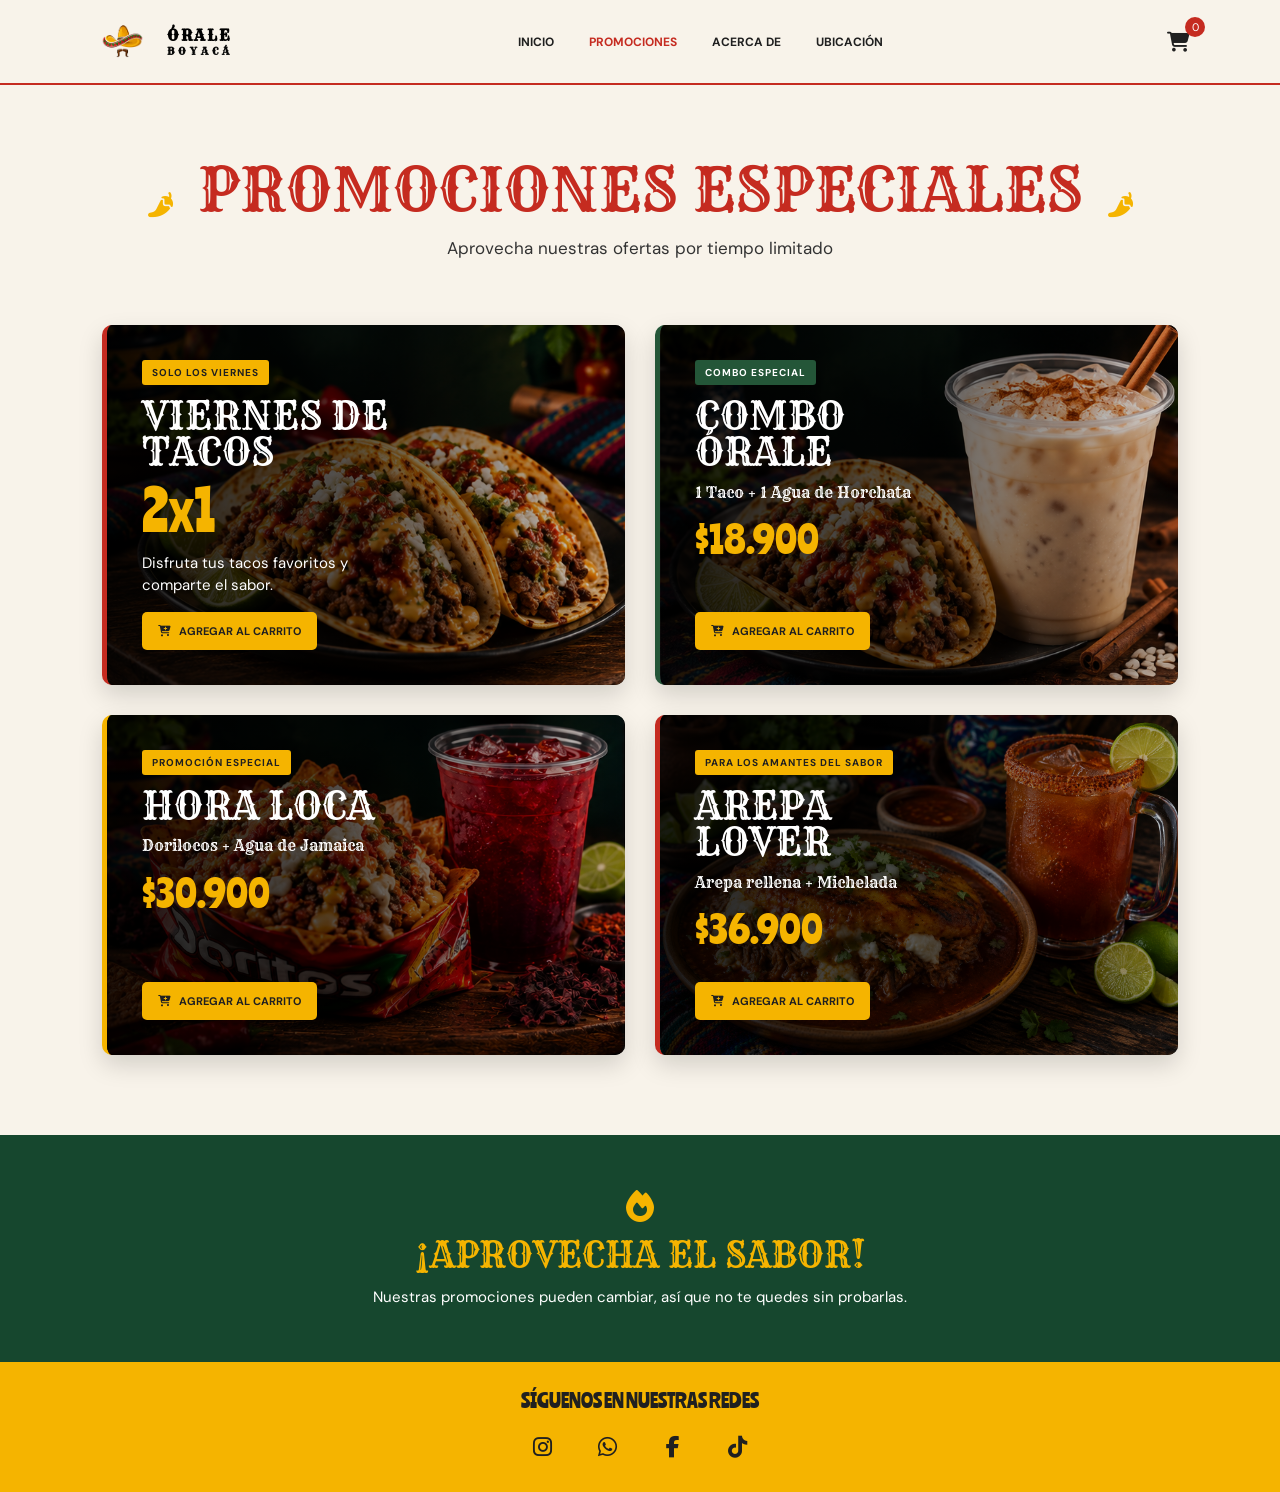
<file: promociones.html>
<!DOCTYPE html>
<html lang="es">

<head>

    <meta charset="UTF-8">

    <meta name="viewport"
        content="width=device-width, initial-scale=1.0">

    <title>Promociones | Órale Boyacá</title>


    <!-- TIPOGRAFÍAS -->

    <!-- Titulo -->
    <link rel="preconnect" href="https://fonts.googleapis.com">
    <link rel="preconnect" href="https://fonts.gstatic.com" crossorigin>
    <link href="https://fonts.googleapis.com/css2?family=Rye&family=Smooch+Sans:wght@100..900&display=swap" rel="stylesheet">

    <!-- Subtitulo -->    
    <link rel="preconnect" href="https://fonts.googleapis.com">
    <link rel="preconnect" href="https://fonts.gstatic.com" crossorigin>
    <link href="https://fonts.googleapis.com/css2?family=Ranchers&family=Rye&display=swap" rel="stylesheet">
     
    <!-- Descripción -->
    <link rel="preconnect" href="https://fonts.googleapis.com">
    <link rel="preconnect" href="https://fonts.gstatic.com" crossorigin>
    <link href="https://fonts.googleapis.com/css2?family=DM+Sans:ital,opsz,wght@0,9..40,100..1000;1,9..40,100..1000&display=swap" rel="stylesheet">


    <!-- FONT AWESOME -->

    <link rel="stylesheet"
        href="https://cdnjs.cloudflare.com/ajax/libs/font-awesome/6.5.2/css/all.min.css">


    <!-- CSS -->

    <link rel="stylesheet"
        href="/css/style.css">

    <!--LOGO-->
    <link rel="icon" type="image/jpg" href="img/logo.jpg">

</head>

</head>


<body>


    <!-- ================================= -->
    <!--              NAVBAR               -->
    <!-- ================================= -->

    <header class="navbar">


        <!-- LOGO -->

        <a href="index.html" class="logo">
            <img src="img/logo.jpg" alt="Logo de Órale Boyacá">
            <span>ÓRALE <strong>BOYACÁ</strong></span>
        </a>



        <!-- MENÚ -->

        <nav class="menu">

            <a href="index.html">

                INICIO

            </a>


            <a href="promociones.html"
                class="activo">

                PROMOCIONES

            </a>


            <a href="acercade.html">

                ACERCA DE

            </a>


            <a href="ubicacion.html">

                UBICACIÓN

            </a>

        </nav>



        <!-- CARRITO -->

        <a href="carrito.html"
            class="icono-carrito">

            <i class="fa-solid fa-cart-shopping"></i>

            <span id="contador-carrito">
                0
            </span>

        </a>


    </header>



    <!-- ================================= -->
    <!--      ENCABEZADO PROMOCIONES       -->
    <!-- ================================= -->

    <section class="encabezado-promociones">


        <div class="decoracion decoracion-izquierda">

            <i class="fa-solid fa-pepper-hot"></i>

        </div>


        <div class="titulo-promociones">

            <h1 class="Titulo">

                PROMOCIONES ESPECIALES

            </h1>


            <p class="Descripción">

                Aprovecha nuestras ofertas
                por tiempo limitado

            </p>

        </div>


        <div class="decoracion decoracion-derecha">

            <i class="fa-solid fa-pepper-hot"></i>

        </div>


    </section>



    <!-- ================================= -->
    <!--         TARJETAS PROMOS           -->
    <!-- ================================= -->

    <main class="seccion-promociones">


        <div class="grid-promociones">


            <!-- ========================= -->
            <!--      PROMOCIÓN 1          -->
            <!-- ========================= -->

            <article class="tarjeta-promo promo-tacos">


                <img src="img/tacos 2x1.jpg"
                    alt="Promoción viernes de tacos">


                <div class="contenido-promo">


                    <span class="etiqueta-promo">

                        SOLO LOS VIERNES

                    </span>


                    <h2 class="Titulo">

                        VIERNES DE TACOS

                    </h2>


                    <div class="precio-destacado">

                        2x1

                    </div>


                    <p class="Descripción">

                        Disfruta tus tacos favoritos
                        y comparte el sabor.

                    </p>


                    <button class="boton-promo agregar-carrito"
                        data-producto="Promoción viernes de tacos"
                        data-precio="14900"
                        data-imagen="img/tacos 2x1.jpg">

                    <i class="fa-solid fa-cart-plus"></i>

                    AGREGAR AL CARRITO

                    </button>


                </div>


            </article>



            <!-- ========================= -->
            <!--      PROMOCIÓN 2          -->
            <!-- ========================= -->

            <article class="tarjeta-promo promo-combo">


                <img src="img/combo orale.jpg"
                    alt="Combo Órale">


                <div class="contenido-promo">


                    <span class="etiqueta-promo">

                        COMBO ESPECIAL

                    </span>


                    <h2 class="Titulo">

                        COMBO ÓRALE

                    </h2>


                    <p class="descripcion-combo">

                        1 Taco + 1 Agua de
                        Horchata

                    </p>


                    <div class="precio-destacado precio-normal">

                        $18.900

                    </div>


                    <button class="boton-promo agregar-carrito"
                        data-producto="Combo Órale"
                        data-precio="18900"
                        data-imagen="img/combo orale.jpg">

                    <i class="fa-solid fa-cart-plus"></i>

                    AGREGAR AL CARRITO

                    </button>


                </div>


            </article>



            <!-- ========================= -->
            <!--      PROMOCIÓN 3          -->
            <!-- ========================= -->

            <article class="tarjeta-promo promo-hora">


                <img src="img/hora loca.jpg"
                    alt="Promoción Hora Loca">


                <div class="contenido-promo">


                    <span class="etiqueta-promo">

                        PROMOCIÓN ESPECIAL

                    </span>


                    <h2 class="Titulo">

                        HORA LOCA

                    </h2>


                    <p class="descripcion-combo">

                        Dorilocos + Agua
                        de Jamaica

                    </p>


                    <div class="precio-destacado precio-normal">

                        $30.900

                    </div>


                    <button class="boton-promo agregar-carrito"
                        data-producto="Hora Loca"
                        data-precio="30900"
                        data-imagen="img/hora loca.jpg">

                    <i class="fa-solid fa-cart-plus"></i>

                    AGREGAR AL CARRITO

                    </button>


                </div>


            </article>



            <!-- ========================= -->
            <!--      PROMOCIÓN 4          -->
            <!-- ========================= -->

            <article class="tarjeta-promo promo-arepa">


                <img src="img/arepa lover.jpg"
                    alt="Promoción Arepa Lover">


                <div class="contenido-promo">


                    <span class="etiqueta-promo">

                        PARA LOS AMANTES DEL SABOR

                    </span>


                    <h2 class="Titulo">

                        AREPA LOVER

                    </h2>


                    <p class="descripcion-combo">

                        Arepa rellena +
                        Michelada

                    </p>


                    <div class="precio-destacado precio-normal">

                        $36.900

                    </div>


                    <button class="boton-promo agregar-carrito"
                        data-producto="Arepa Lover"
                        data-precio="36900"
                        data-imagen="img/arepa lover.jpg">

                    <i class="fa-solid fa-cart-plus"></i>

                AGREGAR AL CARRITO

                    </button>

                </div>


            </article>


        </div>


    </main>



    <!-- ================================= -->
    <!--        MENSAJE DE PROMOCIÓN       -->
    <!-- ================================= -->

    <section class="mensaje-promociones">


        <i class="fa-solid fa-fire"></i>


        <p class="Titulo">

            ¡APROVECHA EL SABOR!

        </p>


        <span class="Descripción">

            Nuestras promociones pueden cambiar,
            así que no te quedes sin probarlas.

        </span>


    </section>


    <!-- ================================= -->
    <!--              REDES                -->
    <!-- ================================= -->

    <section class="redes">


        <p class="Subtitulo">

            SÍGUENOS EN NUESTRAS REDES

        </p>


        <div class="iconos-redes">


            <a href="https://www.instagram.com/oraleboyaca?vrfl=MWgzMTN6MGYzMTVwOA=="
                aria-label="Instagram">

                <i class="fa-brands fa-instagram"></i>

            </a>


            <a href="https://wa.me/c/573143683987"
                aria-label="WhatsApp">

                <i class="fa-brands fa-whatsapp"></i>

            </a>


            <a href="https://www.facebook.com/share/1c4xvZRHbF/"
                aria-label="Facebook">

                <i class="fa-brands fa-facebook-f"></i>

            </a>

            <a href="https://www.tiktok.com/@orale.boyaca?_r=1&_t=ZS-9AkyQTCUgZr">

                <i class="fa-brands fa-tiktok"></i>

            </a>


        </div>


    </section>


    <script src="js/script.js"></script>


</body>

</html>
</file>
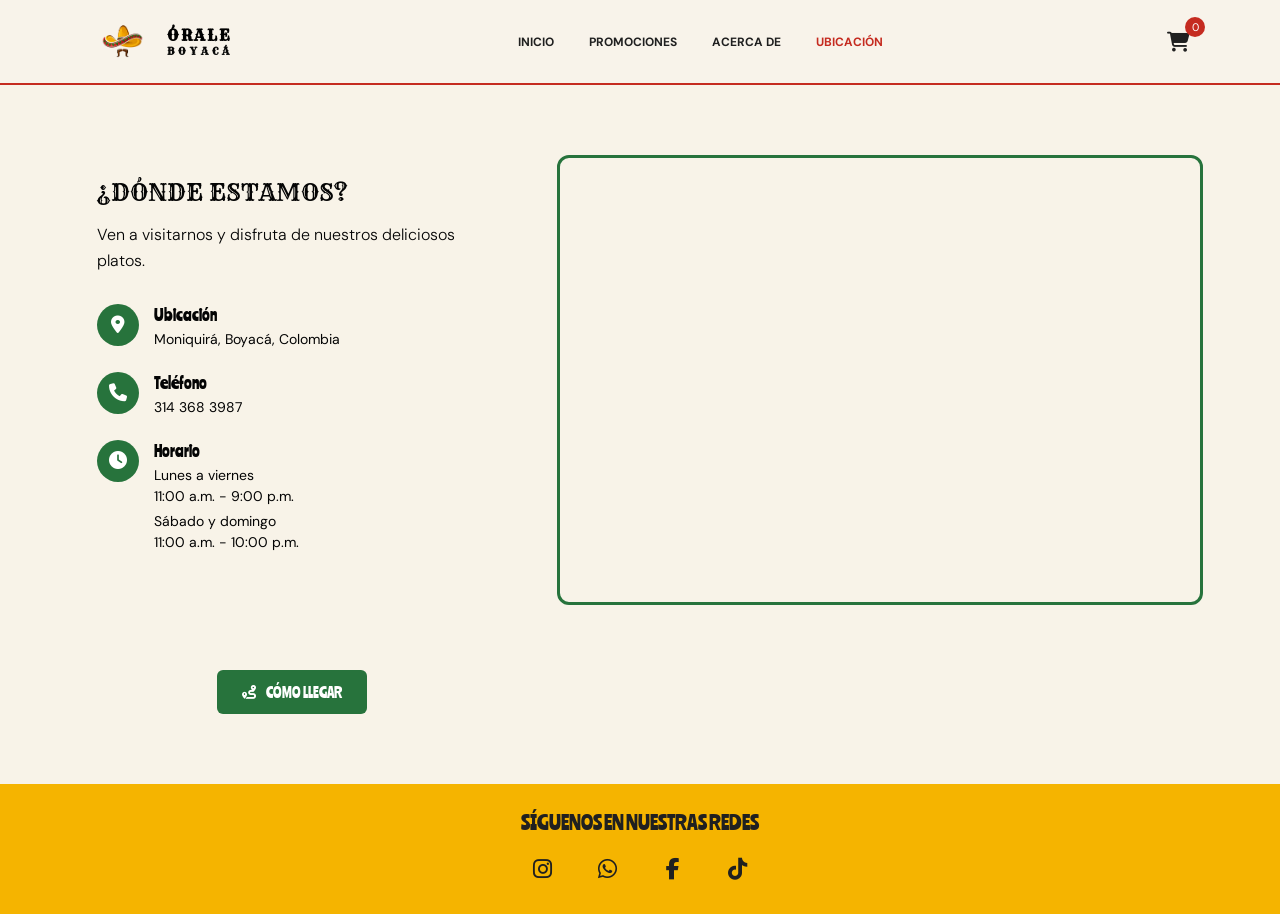
<file: ubicacion.html>
<!DOCTYPE html>
<html lang="es">

<head>

    <meta charset="UTF-8">

    <meta name="viewport"
        content="width=device-width, initial-scale=1.0">

    <title>Ubicación | Órale Boyacá</title>


    <!-- TIPOGRAFÍAS -->
     
    <!-- Titulo -->
    <link rel="preconnect" href="https://fonts.googleapis.com">
    <link rel="preconnect" href="https://fonts.gstatic.com" crossorigin>
    <link href="https://fonts.googleapis.com/css2?family=Rye&family=Smooch+Sans:wght@100..900&display=swap" rel="stylesheet">

    <!-- Subtitulo -->    
    <link rel="preconnect" href="https://fonts.googleapis.com">
    <link rel="preconnect" href="https://fonts.gstatic.com" crossorigin>
    <link href="https://fonts.googleapis.com/css2?family=Ranchers&family=Rye&display=swap" rel="stylesheet">
     
    <!-- Descripción -->
    <link rel="preconnect" href="https://fonts.googleapis.com">
    <link rel="preconnect" href="https://fonts.gstatic.com" crossorigin>
    <link href="https://fonts.googleapis.com/css2?family=DM+Sans:ital,opsz,wght@0,9..40,100..1000;1,9..40,100..1000&display=swap" rel="stylesheet">


    <!-- FONT AWESOME -->

    <link rel="stylesheet"
        href="https://cdnjs.cloudflare.com/ajax/libs/font-awesome/6.5.2/css/all.min.css">


    <!-- CSS -->

    <link rel="stylesheet"
        href="css/style.css">

    <!--LOGO-->
    <link rel="icon" type="image/jpg" href="img/logo.jpg">

</head>
</head>


<body>


    <!-- ================================= -->
    <!--              NAVBAR               -->
    <!-- ================================= -->

    <header class="navbar">


        <!-- LOGO -->

        <a href="index.html" class="logo">
            <img src="img/logo.jpg" alt="Logo de Órale Boyacá">
            <span>ÓRALE <strong>BOYACÁ</strong></span>
        </a>




        <!-- MENÚ -->

        <nav class="menu">


            <a href="index.html">

                INICIO

            </a>


            <a href="promociones.html">

                PROMOCIONES

            </a>


            <a href="acercade.html">

                ACERCA DE

            </a>


            <a href="ubicacion.html"
                class="activo">

                UBICACIÓN

            </a>


        </nav>



        <!-- CARRITO -->

        <a href="carrito.html"
            class="icono-carrito">

            <i class="fa-solid fa-cart-shopping"></i>

            <span id="contador-carrito">

                0

            </span>

        </a>


    </header>

    <!-- ================================= -->
<!--            UBICACIÓN              -->
<!-- ================================= -->

<section class="ubicacion">

    <div class="ubicacion-contenedor">

        <!-- INFORMACIÓN -->

        <div class="ubicacion-info">

            <h1 class="Titulo">
                ¿DÓNDE ESTAMOS?
            </h1>

            <p class="Descripción">
                Ven a visitarnos y disfruta de
                nuestros deliciosos platos.
            </p>


            <!-- DATOS -->

            <div class="dato-ubicacion">

                <i class="fa-solid fa-location-dot"></i>

                <div>
                    <strong>Ubicación</strong>

                    <p>
                        Moniquirá, Boyacá, Colombia
                    </p>
                </div>

            </div>


            <div class="dato-ubicacion">

                <i class="fa-solid fa-phone"></i>

                <div>
                    <strong>Teléfono</strong>

                    <p>
                        314 368 3987
                    </p>
                </div>

            </div>


            <div class="dato-ubicacion">

                <i class="fa-solid fa-clock"></i>

                <div>
                    <strong>Horario</strong>

                    <p>
                        Lunes a viernes<br>
                        11:00 a.m. - 9:00 p.m.
                    </p>

                    <p>
                        Sábado y domingo<br>
                        11:00 a.m. - 10:00 p.m.
                    </p>
                </div>

            </div>


            <!-- BOTONES -->

            <div class="botones-ubicacion">


            </div>

        </div>

        <!-- MAPA -->

<div class="ubicacion-mapa" id="mapa">

    <iframe
        src="https://www.google.com/maps/embed?pb=!1m18!1m12!1m3!1d3968.868189244289!2d-73.57566992525236!3d5.874144994109531!2m3!1f0!2f0!3f0!3m2!1i1024!2i768!4f13.1!3m3!1m2!1s0x8e41e6c51610bfc5%3A0xde3584a81c2fdd29!2zQ2wuIDE2ICMgOEEtMTAsIE1vbmlxdWlyw6EsIEJveWFjw6E!5e0!3m2!1ses-419!2sco!4v1787948918956!5m2!1ses-419!2sco" width="600" height="450" style="border:0;" allowfullscreen="" loading="lazy" referrerpolicy="strict-origin-when-cross-origin"
        loading="lazy"
        allowfullscreen>
    </iframe>

</div>


<!-- BOTÓN CÓMO LLEGAR -->

<div class="boton-mapa">

    <a
        href="https://maps.app.goo.gl/gubESTgp445LHT3D7"
        target="_blank"
        rel="noopener noreferrer">

        <i class="fa-solid fa-route"></i>

        CÓMO LLEGAR

    </a>

</div>

</section>



    <!-- ================================= -->
    <!--              REDES                -->
    <!-- ================================= -->

    <section class="redes">


        <p class="Subtitulo">

            SÍGUENOS EN NUESTRAS REDES

        </p>


        <div class="iconos-redes">


            <a href="https://www.instagram.com/oraleboyaca?vrfl=MWgzMTN6MGYzMTVwOA=="
                aria-label="Instagram">

                <i class="fa-brands fa-instagram"></i>

            </a>


            <a href="https://wa.me/c/573143683987"
                aria-label="WhatsApp">

                <i class="fa-brands fa-whatsapp"></i>

            </a>


            <a href="https://www.facebook.com/share/1c4xvZRHbF/"
                aria-label="Facebook">

                <i class="fa-brands fa-facebook-f"></i>

            </a>

            <a href="https://www.tiktok.com/@orale.boyaca?_r=1&_t=ZS-9AkyQTCUgZr">

                <i class="fa-brands fa-tiktok"></i>

            </a>


        </div>


    </section>


    <script src="js/script.js"></script>


</body>

</html>
</file>
<file: css/style.css>
/* ================================= */
/*           CONFIGURACIÓN           */
/* ================================= */

* {

    margin: 0;
    padding: 0;

    box-sizing: border-box;

}


html {

    scroll-behavior: smooth;

}


body {

    background-color: #f6f1e8;

    color: #222;

    overflow-x: hidden;

}



/* ================================= */
/*           TIPOGRAFÍAS             */
/* ================================= */

.Titulo {
  font-family: "Rye", serif;
  font-weight: 400;
  font-style: normal;
}


.Subtitulo {
  font-family: "Ranchers", sans-serif;
  font-weight: 400;
  font-style: normal;
}  


.Descripción  {
  font-family: "DM Sans", sans-serif;
  font-optical-sizing: auto;
  font-weight: 300;
  font-style: normal;
}  


/* ================================= */
/*              NAVBAR               */
/* ================================= */

.navbar {

    width: 100%;
    height: 85px;

    background-color: #f8f3ea;

    display: flex;

    align-items: center;

    justify-content: space-between;

    padding: 0 7%;

    border-bottom: 2px solid #c52b20;

    position: sticky;

    top: 0;

    z-index: 1000;

}/* Configuración general */
* {
    margin: 0;
    padding: 0;
    box-sizing: border-box;
    scroll-behavior: smooth;
}

body {
    font-family: "Rye", serif;
    background: #000000;
    color: #040404;
}

/* Logo en la esquina izquierda */
.logo {
    display: flex;
    align-items: center;
    gap: 12px;
    text-decoration: none;
    color: #000000;
    flex-shrink: 0;
}

.logo img {
    width: 65px;
    height: 65px;
    object-fit: contain;
}

.logo span {
    font-size: 15px;
    font-weight: bold;
    letter-spacing: 2px;
}

.logo strong {
    display: block;
    color: #090909;
    font-size: 10px;
    letter-spacing: 4px;
}
.menu {

    display: flex;

    align-items: center;

    gap: 35px;

}


.menu a {

    font-family: "DM Sans", sans-serif;

    font-size: 12px;

    font-weight: 700;

    text-decoration: none;

    color: #202020;

    transition: 0.3s;

}


.menu a:hover {

    color: #c52b20;

}


.menu .activo {

    color: #c52b20;

}



/* CARRITO */

.icono-carrito {

    position: relative;

    color: #202020;

    font-size: 20px;

    text-decoration: none;

    transition: 0.3s;

}


.icono-carrito:hover {

    color: #c52b20;

}


.icono-carrito span {

    position: absolute;

    top: -12px;

    right: -15px;

    width: 20px;
    height: 20px;

    background-color: #c52b20;

    color: white;

    border-radius: 50%;

    font-family: "DM Sans", sans-serif;

    font-size: 11px;

    display: flex;

    align-items: center;

    justify-content: center;

}

/* ================================= */
/*              BANNER               */
/* ================================= */

.banner {
    position: relative;
    width: 100%;
    height: auto !important;
    min-height: 0 !important;
    margin: 0;
    padding: 0;
    overflow: hidden;
    line-height: 0;
}


/* ================================= */
/*        IMAGEN DEL BANNER          */
/* ================================= */

.banner-imagen {
    display: block;
    width: 100%;
    height: auto !important;
    min-height: 0 !important;
    margin: 0;
    padding: 0;
    object-fit: contain;
}


/* ================================= */
/*          BOTÓN DEL BANNER         */
/* ================================= */

.banner-boton {
    position: absolute;
    left: 8%;
    bottom: 10%;
    z-index: 2;
    max-width: 84%;
    line-height: normal;
}


/* ================================= */
/*          BOTÓN PRINCIPAL          */
/* ================================= */

.banner-boton .boton-principal {
    display: inline-flex;
    align-items: center;
    justify-content: center;

    background-color: #f5b400;
    color: #171717;

    padding: 13px 24px;
    border-radius: 6px;

    text-decoration: none;

    font-family: "Rye", sans-serif;
    font-size: 16px;

    white-space: nowrap;

    transition: 0.3s ease;
}


/* ================================= */
/*              HOVER                */
/* ================================= */

.banner-boton .boton-principal:hover {
    transform: scale(1.05);
    background-color: #ffffff;
}


/* ================================= */
/*              TABLET              */
/* ================================= */

@media (max-width: 900px) {

    .banner-boton {
        left: 6%;
        bottom: 8%;
        max-width: 88%;
    }

    .banner-boton .boton-principal {
        padding: 11px 20px;
        font-size: 14px;
    }
}


/* ================================= */
/*              CELULAR             */
/* ================================= */

@media (max-width: 600px) {

    .banner-boton {
        left: 5%;
        bottom: 7%;
        max-width: 90%;
    }

    .banner-boton .boton-principal {
        padding: 9px 14px;
        font-size: 11px;
        gap: 6px;
    }
}

/* ================================= */
/*          QUIÉNES SOMOS            */
/* ================================= */

.quienes-somos {

    background-color: #f8f3ea;

    padding: 80px 10%;

}


.contenedor-quienes {

    max-width: 1200px;

    margin: auto;

    display: grid;

    grid-template-columns: 1fr 1fr;

    align-items: center;

    gap: 70px;

}


.quienes-texto h2 {

    font-size: 38px;

    color: #245638;

    margin-bottom: 25px;

}


.quienes-texto p {

    font-size: 16px;

    line-height: 1.7;

    margin-bottom: 15px;

    font-weight: 400;

}


.quienes-imagen img {

    width: 100%;

    height: 320px;

    object-fit: cover;

    display: block;

    border-radius: 8px;

    box-shadow: 10px 10px 0 #c52b20;

}



/* BOTÓN SECUNDARIO */

.boton-secundario {

    display: inline-block;

    margin-top: 15px;

    padding: 12px 24px;

    background-color: transparent;

    border: 2px solid #245638;

    color: #245638;

    text-decoration: none;

    font-family: "DM Sans", sans-serif;

    font-size: 12px;

    font-weight: 700;

    border-radius: 5px;

    transition: 0.3s;

}


.boton-secundario:hover {

    background-color: #245638;

    color: white;

}



/* ================================= */
/*       PRODUCTOS DESTACADOS        */
/* ================================= */

.productos {

    background-color: #fffaf2;

    padding: 70px 8% 80px;

    text-align: center;

}


.productos h2 {

    font-size: 40px;

    color: #245638;

    margin-bottom: 40px;

}


.productos-contenedor {

    max-width: 1200px;

    margin: auto;

    display: grid;

    grid-template-columns: repeat(4, 1fr);

    gap: 25px;

}



/* TARJETA */

.producto {

    background-color: #ffffff;

    border: 1px solid #ded7cc;

    border-radius: 8px;

    padding-bottom: 20px;

    overflow: hidden;

    transition: 0.3s;

}


.producto:hover {

    transform: translateY(-8px);

    box-shadow: 0 15px 30px rgba(0, 0, 0, 0.12);

}


.producto-imagen {

    width: 100%;

    height: 190px;

    overflow: hidden;

}


.producto-imagen img {

    width: 100%;

    height: 100%;

    object-fit: cover;

    transition: 0.4s;

}


.producto:hover img {

    transform: scale(1.08);

}


.producto h3 {

    margin-top: 18px;

    font-size: 15px;

    font-weight: 700;

}


.precio {

    font-family: "DM Sans", sans-serif;

    font-size: 16px;

    font-weight: 700;

    color: #c52b20;

    margin: 8px 0 15px;

}



/* BOTÓN AGREGAR */

.agregar-carrito {

    background-color: #f5b400;

    border: none;

    padding: 10px 15px;

    border-radius: 4px;

    font-family: "DM Sans", sans-serif;

    font-size: 11px;

    font-weight: 700;

    cursor: pointer;

    transition: 0.3s;

}


.agregar-carrito i {

    margin-right: 5px;

}


.agregar-carrito:hover {

    background-color: #245638;

    color: white;

}



/* ================================= */
/*              RESEÑAS              */
/* ================================= */

.resenas {

    background-color: #16472e;

    padding: 75px 10%;

    text-align: center;

}


.resenas h2 {

    color: #f5b400;

    font-size: 38px;

    margin-bottom: 40px;

}


.resenas-contenedor {

    max-width: 1200px;

    margin: auto;

    display: grid;

    grid-template-columns: repeat(3, 1fr);

    gap: 25px;

}


.resena {

    background-color: #f8f3ea;

    padding: 30px 25px;

    border-radius: 8px;

    min-height: 210px;

    display: flex;

    flex-direction: column;

    justify-content: center;

}


.estrellas {

    color: #f5b400;

    margin-bottom: 18px;

}


.resena p {

    font-size: 15px;

    line-height: 1.6;

    font-weight: 400;

}


.resena span {

    margin-top: 20px;

    font-family: "DM Sans", sans-serif;

    font-weight: 700;

    font-size: 13px;

    color: #c52b20;

}



/* ================================= */
/*               REDES               */
/* ================================= */

.redes {

    background-color: #f5b400;

    text-align: center;

    padding: 25px;

}


.redes p {

    font-size: 20px;

    color: #202020;

    margin-bottom: 15px;

}


.iconos-redes {

    display: flex;

    justify-content: center;

    gap: 25px;

}


.iconos-redes a {

    width: 40px;

    height: 40px;

    display: flex;

    align-items: center;

    justify-content: center;

    color: #202020;

    text-decoration: none;

    font-size: 22px;

    transition: 0.3s;

}


.iconos-redes a:hover {

    transform: translateY(-5px);

    color: #c52b20;

}



/* ================================= */
/*             RESPONSIVE            */
/* ================================= */

@media (max-width: 900px) {


    .navbar {

        padding: 0 4%;

    }


    .menu {

        gap: 15px;

    }


    .menu a {

        font-size: 10px;

    }


    .contenedor-quienes {

        grid-template-columns: 1fr;

        gap: 40px;

    }


    .productos-contenedor {

        grid-template-columns: repeat(2, 1fr);

    }


    .resenas-contenedor {

        grid-template-columns: 1fr;

    }

}



@media (max-width: 600px) {


    .navbar {

        height: auto;

        padding: 15px;

        flex-wrap: wrap;

        gap: 15px;

    }


    .logo img {

        width: 85px;

    }


    .menu {

        order: 3;

        width: 100%;

        justify-content: space-between;

    }


    .menu a {

        font-size: 9px;

    }


    .banner {

        min-height: 500px;

        background-position: 65% center;

    }


    .banner-contenido {

        width: 90%;

    }


    .banner-texto p {

        font-size: 17px;

    }


    .productos-contenedor {

        grid-template-columns: 1fr;

    }


    .quienes-somos {

        padding: 60px 7%;

    }


}
/* ================================= */
/*          PROMOCIONES              */
/* ================================= */


/* ENCABEZADO */

.encabezado-promociones {

    min-height: 220px;

    background-color: #f8f3ea;

    display: flex;

    align-items: center;

    justify-content: center;

    gap: 25px;

    text-align: center;

    padding: 50px 20px 30px;

}


.titulo-promociones h1 {

    font-size: clamp(38px, 5vw, 60px);

    color: #c52b20;

    margin-bottom: 10px;

}


.titulo-promociones p {

    font-size: 17px;

    font-weight: 400;

    color: #333;

}


.decoracion {

    color: #f5b400;

    font-size: 25px;

}



/* ================================= */
/*       SECCIÓN PROMOCIONES         */
/* ================================= */

.seccion-promociones {

    background-color: #f8f3ea;

    padding: 20px 8% 80px;

}


.grid-promociones {

    max-width: 1200px;

    margin: auto;

    display: grid;

    grid-template-columns: repeat(2, 1fr);

    gap: 30px;

}



/* ================================= */
/*        TARJETA PROMOCIÓN          */
/* ================================= */

.tarjeta-promo {

    min-height: 340px;

    position: relative;

    overflow: hidden;

    border-radius: 10px;

    display: flex;

    align-items: stretch;

    background-color: #222;

    box-shadow: 0 10px 25px rgba(0, 0, 0, 0.15);

    transition: 0.35s;

}


.tarjeta-promo:hover {

    transform: translateY(-8px);

    box-shadow: 0 18px 35px rgba(0, 0, 0, 0.25);

}



/* IMAGEN */

.tarjeta-promo img {

    position: absolute;

    width: 100%;

    height: 100%;

    object-fit: cover;

    top: 0;

    left: 0;

    z-index: 1;

    transition: 0.5s;

}


.tarjeta-promo:hover img {

    transform: scale(1.08);

}



/* CAPA OSCURA SOBRE LA IMAGEN */

.tarjeta-promo::after {

    content: "";

    position: absolute;

    inset: 0;

    z-index: 2;

    background:
        linear-gradient(
            90deg,
            rgba(0, 0, 0, 0.88) 0%,
            rgba(0, 0, 0, 0.65) 48%,
            rgba(0, 0, 0, 0.15) 100%
        );

}



/* CONTENIDO */

.contenido-promo {

    position: relative;

    z-index: 3;

    width: 65%;

    padding: 35px;

    color: white;

    display: flex;

    flex-direction: column;

    align-items: flex-start;

    justify-content: center;

}


.etiqueta-promo {

    font-family: "DM Sans", sans-serif;

    font-size: 10px;

    font-weight: 700;

    letter-spacing: 1px;

    background-color: #f5b400;

    color: #202020;

    padding: 6px 10px;

    border-radius: 3px;

    margin-bottom: 12px;

}


.contenido-promo h2 {

    font-size: clamp(30px, 3vw, 45px);

    line-height: 0.95;

    margin-bottom: 12px;

}


.contenido-promo p {

    font-size: 15px;

    line-height: 1.5;

    margin-bottom: 15px;

    font-weight: 400;

}



/* PRECIO DESTACADO */

.precio-destacado {

    font-family: "Ranchers", sans-serif;

    color: #f5b400;

    font-size: 55px;

    line-height: 1;

    margin-bottom: 15px;

}


.precio-normal {

    font-size: 38px;

}



/* BOTÓN */

.boton-promo {

    margin-top: auto;

    background-color: #f5b400;

    color: #202020;

    border: none;

    padding: 12px 16px;

    border-radius: 5px;

    font-family: "DM Sans", sans-serif;

    font-size: 11px;

    font-weight: 700;

    cursor: pointer;

    transition: 0.3s;

}


.boton-promo i {

    margin-right: 6px;

}


.boton-promo:hover {

    background-color: white;

    transform: translateY(-3px);

}



/* ================================= */
/*       ESTILOS POR PROMOCIÓN       */
/* ================================= */


/* TARJETA TACOS */

.promo-tacos {

    border-left: 5px solid #c52b20;

}


/* TARJETA COMBO */

.promo-combo {

    border-left: 5px solid #245638;

}


.promo-combo .etiqueta-promo {

    background-color: #245638;

    color: white;

}


.promo-combo .precio-destacado {

    color: #f5b400;

}


/* HORA LOCA */

.promo-hora {

    border-left: 5px solid #f5b400;

}


/* AREPA */

.promo-arepa {

    border-left: 5px solid #c52b20;

}



/* ================================= */
/*        MENSAJE PROMOCIONES        */
/* ================================= */

.mensaje-promociones {

    background-color: #16472e;

    color: white;

    text-align: center;

    padding: 55px 20px;

}


.mensaje-promociones i {

    font-size: 32px;

    color: #f5b400;

    margin-bottom: 10px;

}


.mensaje-promociones p {

    font-size: 35px;

    color: #f5b400;

    margin-bottom: 10px;

}


.mensaje-promociones span {

    font-size: 15px;

    font-weight: 400;

}



/* ================================= */
/*             RESPONSIVE            */
/* ================================= */

@media (max-width: 850px) {


    .grid-promociones {

        grid-template-columns: 1fr;

    }


}


@media (max-width: 600px) {


    .encabezado-promociones {

        min-height: 180px;

        gap: 12px;

    }


    .decoracion {

        font-size: 18px;

    }


    .titulo-promociones h1 {

        font-size: 38px;

    }


    .titulo-promociones p {

        font-size: 14px;

    }


    .seccion-promociones {

        padding: 20px 5% 60px;

    }


    .tarjeta-promo {

        min-height: 400px;

    }


    .contenido-promo {

        width: 90%;

        padding: 25px;

    }


    .contenido-promo h2 {

        font-size: 38px;

    }


    .precio-destacado {

        font-size: 50px;

    }


}
/* ================================= */
/*          ACERCA DE NOSOTROS       */
/* ================================= */


/* ================================= */
/*          NUESTRA HISTORIA         */
/* ================================= */

.acerca-historia {

    background-color: #f8f3ea;

    padding: 80px 10%;

}


.contenedor-historia {

    max-width: 1200px;

    margin: auto;

    display: grid;

    grid-template-columns: 1fr 1fr;

    align-items: center;

    gap: 70px;

}


/* IMAGEN */

.historia-imagen {

    position: relative;

}


.historia-imagen img {

    width: 100%;

    height: 400px;

    object-fit: cover;

    display: block;

    border-radius: 8px;

    position: relative;

    z-index: 2;

}


/* DETALLE DECORATIVO */

.historia-imagen::before {

    content: "";

    position: absolute;

    width: 100%;

    height: 100%;

    background-color: #c52b20;

    top: 18px;

    left: -18px;

    border-radius: 8px;

    z-index: 1;

}


/* ================================= */
/*          TEXTO HISTORIA           */
/* ================================= */

.historia-texto {

    padding: 20px 0;

}


.etiqueta-acerca {

    display: inline-block;

    font-family: "DM Sans", sans-serif;

    font-size: 10px;

    font-weight: 700;

    letter-spacing: 1px;

    background-color: #f5b400;

    color: #202020;

    padding: 7px 12px;

    border-radius: 4px;

    margin-bottom: 18px;

}


.historia-texto h1 {

    font-size: clamp(40px, 5vw, 58px);

    color: #245638;

    margin-bottom: 25px;

}


.historia-texto p {

    font-size: 16px;

    line-height: 1.7;

    margin-bottom: 15px;

    font-weight: 400;

}



/* ================================= */
/*          MISIÓN Y VISIÓN          */
/* ================================= */

.mision-vision {

    background-color: #fffaf2;

    padding: 30px 10% 80px;

}


.contenedor-mision-vision {

    max-width: 1200px;

    margin: auto;

    display: grid;

    grid-template-columns: repeat(2, 1fr);

    gap: 30px;

}


.tarjeta-mision {

    background-color: #f8f3ea;

    border: 1px solid #ded7cc;

    border-radius: 8px;

    padding: 35px;

    display: flex;

    align-items: flex-start;

    gap: 25px;

    transition: 0.3s;

}


.tarjeta-mision:hover {

    transform: translateY(-7px);

    box-shadow: 0 15px 30px rgba(0, 0, 0, 0.1);

}


.icono-mision {

    min-width: 60px;

    width: 60px;

    height: 60px;

    border: 2px solid #245638;

    border-radius: 50%;

    display: flex;

    align-items: center;

    justify-content: center;

    color: #c52b20;

    font-size: 25px;

}


.tarjeta-mision h2 {

    color: #245638;

    font-size: 30px;

    margin-bottom: 10px;

}


.tarjeta-mision p {

    font-size: 14px;

    line-height: 1.6;

    font-weight: 400;

}



/* ================================= */
/*          NUESTRO EQUIPO           */
/* ================================= */

.equipo {

    background-color: #16472e;

    padding: 80px 10%;

    text-align: center;

}


.equipo > h2 {

    color: #f5b400;

    font-size: 45px;

    margin-bottom: 10px;

}


.equipo-subtitulo {

    color: white;

    font-size: 16px;

    margin-bottom: 45px;

    font-weight: 400;

}


.equipo-contenedor {

    max-width: 1100px;

    margin: auto;

    display: grid;

    grid-template-columns: repeat(3, 1fr);

    gap: 30px;

}



/* TARJETA DEL MIEMBRO */

.miembro-equipo {

    background-color: #f8f3ea;

    border-radius: 8px;

    overflow: hidden;

    text-align: left;

    transition: 0.3s;

}


.miembro-equipo:hover {

    transform: translateY(-10px);

}


.foto-miembro {

    width: 100%;

    height: 280px;

    overflow: hidden;

}


.foto-miembro img {

    width: 100%;

    height: 100%;

    object-fit: cover;

    transition: 0.4s;

}


.miembro-equipo:hover img {

    transform: scale(1.08);

}


.info-miembro {

    padding: 20px;

}


.info-miembro h3 {

    color: #245638;

    font-size: 27px;

    margin-bottom: 6px;

}


.cargo {

    font-family: "DM Sans", sans-serif;

    font-size: 11px;

    font-weight: 700;

    color: #c52b20;

    letter-spacing: 0.5px;

}



/* ================================= */
/*        RESPONSIVE ACERCA DE       */
/* ================================= */

@media (max-width: 900px) {


    .contenedor-historia {

        grid-template-columns: 1fr;

        gap: 50px;

    }


    .contenedor-mision-vision {

        grid-template-columns: 1fr;

    }


}


@media (max-width: 700px) {


    .equipo-contenedor {

        grid-template-columns: 1fr;

        max-width: 400px;

    }


}


@media (max-width: 600px) {


    .acerca-historia {

        padding: 60px 7%;

    }


    .historia-imagen img {

        height: 300px;

    }


    .historia-imagen::before {

        top: 12px;

        left: -12px;

    }


    .tarjeta-mision {

        flex-direction: column;

        padding: 25px;

    }


    .equipo {

        padding: 60px 7%;

    }


}

/* ================================= */
/*            UBICACIÓN              */
/* ================================= */

.ubicacion {

    width: 100%;

    padding: 70px 6%;

    background-color: #f8f3e8;

}


.ubicacion-contenedor {

    max-width: 1200px;

    margin: auto;

    display: grid;

    grid-template-columns:
        0.8fr 1.2fr;

    gap: 50px;

    align-items: center;

}


/* ================================= */
/*        INFORMACIÓN                */
/* ================================= */

.ubicacion-info {

    padding: 20px;

}


.ubicacion-info h1 {

    margin-bottom: 15px;

}


.ubicacion-info > p {

    margin-bottom: 30px;

    line-height: 1.6;

}


/* ================================= */
/*          DATOS                    */
/* ================================= */

.dato-ubicacion {

    display: flex;

    align-items: flex-start;

    gap: 15px;

    margin-bottom: 22px;

}


.dato-ubicacion > i {

    width: 42px;

    height: 42px;

    display: flex;

    align-items: center;

    justify-content: center;

    background-color: #27733c;

    color: white;

    border-radius: 50%;

    font-size: 18px;

}


.dato-ubicacion strong {

    font-family: "Ranchers", sans-serif;

    font-weight: 400;

}


.dato-ubicacion p {

    margin: 4px 0 0;

    font-family: "DM Sans", sans-serif;

    font-size: 14px;

    line-height: 1.5;

}


/* ================================= */
/*          BOTONES                  */
/* ================================= */

.botones-ubicacion {

    display: flex;

    flex-wrap: wrap;

    gap: 12px;

    margin-top: 30px;

}

/* ================================= */
/*       BOTÓN DEBAJO DEL MAPA       */
/* ================================= */

.boton-mapa {

    display: flex;

    justify-content: center;

    margin-top: 15px;

}


.boton-mapa a {

    display: inline-flex;

    align-items: center;

    justify-content: center;

    gap: 10px;

    padding: 13px 25px;

    background-color: #27733c;

    color: white;

    text-decoration: none;

    border-radius: 6px;

    font-family: "Ranchers", sans-serif;

    font-size: 14px;

    transition: 0.3s ease;

}


.boton-mapa a:hover {

    background-color: #1f5d31;

    transform: translateY(-2px);

    box-shadow:
        0 6px 15px rgba(0,0,0,0.15);

}


/* ================================= */
/*             MAPA                  */
/* ================================= */

.ubicacion-mapa {

    width: 100%;

    height: 450px;

    overflow: hidden;

    border-radius: 12px;

    border: 3px solid #27733c;

}


.ubicacion-mapa iframe {

    width: 100%;

    height: 100%;

    border: 0;

}


/* ================================= */
/*          RESPONSIVE               */
/* ================================= */

@media (max-width: 768px) {

    .ubicacion-contenedor {

        grid-template-columns: 1fr;

        gap: 30px;

    }


    .ubicacion-mapa {

        height: 350px;

    }


    .botones-ubicacion {

        flex-direction: column;

    }

}

/* ================================= */
/*         PÁGINA CARRITO            */
/* ================================= */

.pagina-carrito {

    background-color: #f8f3ea;

    min-height: 100vh;

    padding: 70px 8%;

}


.contenedor-carrito {

    max-width: 1250px;

    margin: auto;

    display: grid;

    grid-template-columns: 1.4fr 0.8fr;

    gap: 40px;

    align-items: start;

}



/* ================================= */
/*          TÍTULO CARRITO           */
/* ================================= */

.titulo-carrito {

    display: flex;

    align-items: center;

    gap: 15px;

    margin-bottom: 30px;

}


.titulo-carrito h1 {

    color: #245638;

    font-size: 48px;

}


.titulo-carrito i {

    color: #c52b20;

    font-size: 30px;

}



/* ================================= */
/*       PRODUCTO DEL CARRITO        */
/* ================================= */

.producto-carrito {

    background-color: white;

    display: grid;

    grid-template-columns:
        1.4fr
        auto
        auto
        auto;

    align-items: center;

    gap: 25px;

    padding: 18px;

    margin-bottom: 12px;

    border-bottom: 1px solid #ded7cc;

}


.producto-info {

    display: flex;

    align-items: center;

    gap: 15px;

}


.producto-info img {

    width: 85px;

    height: 70px;

    object-fit: cover;

    border-radius: 5px;

}


.producto-info h3 {

    font-family: "DM Sans", sans-serif;

    font-size: 15px;

    margin-bottom: 5px;

    color: #202020;

}


.producto-info p {

    font-family: "DM Sans", sans-serif;

    font-size: 13px;

    color: #666;

}



/* ================================= */
/*            CANTIDAD               */
/* ================================= */

.cantidad-producto {

    display: flex;

    align-items: center;

    border: 1px solid #ded7cc;

    border-radius: 5px;

    overflow: hidden;

}


.boton-cantidad {

    width: 32px;

    height: 32px;

    border: none;

    background-color: #f8f3ea;

    cursor: pointer;

    color: #245638;

}


.boton-cantidad:hover {

    background-color: #f5b400;

}


.cantidad-producto span {

    width: 35px;

    text-align: center;

    font-family: "DM Sans", sans-serif;

    font-size: 14px;

    font-weight: 700;

}


.subtotal-producto {

    font-family: "DM Sans", sans-serif;

    font-size: 14px;

    font-weight: 700;

    color: #245638;

}



/* ELIMINAR */

.eliminar-producto {

    border: none;

    background: none;

    color: #c52b20;

    font-size: 17px;

    cursor: pointer;

    transition: 0.3s;

}


.eliminar-producto:hover {

    transform: scale(1.15);

}



/* ================================= */
/*               TOTAL                */
/* ================================= */

.total-carrito {

    margin-top: 25px;

    padding: 25px;

    background-color: #245638;

    color: white;

    display: flex;

    justify-content: space-between;

    align-items: center;

    border-radius: 6px;

}


.total-carrito span {

    font-size: 25px;

}


.total-carrito strong {

    font-family: "DM Sans", sans-serif;

    color: #f5b400;

    font-size: 24px;

}



/* ================================= */
/*          CARRITO VACÍO            */
/* ================================= */

.carrito-vacio {

    display: none;

    flex-direction: column;

    align-items: center;

    justify-content: center;

    text-align: center;

    padding: 70px 20px;

    background-color: white;

}


.carrito-vacio > i {

    font-size: 45px;

    color: #c52b20;

    margin-bottom: 20px;

}


.carrito-vacio h2 {

    color: #245638;

    margin-bottom: 10px;

}


.carrito-vacio p {

    margin-bottom: 25px;

}


.boton-seguir-comprando {

    background-color: #f5b400;

    color: #202020;

    text-decoration: none;

    padding: 13px 20px;

    border-radius: 5px;

    font-family: "DM Sans", sans-serif;

    font-size: 12px;

    font-weight: 700;

}


.boton-seguir-comprando i {

    margin-right: 7px;

}



/* ================================= */
/*          DATOS DEL PEDIDO         */
/* ================================= */

.datos-pedido {

    background-color: white;

    padding: 35px;

    border-radius: 8px;

    border-top: 5px solid #c52b20;

    box-shadow: 0 10px 30px rgba(0, 0, 0, 0.08);

}


.titulo-datos {

    display: flex;

    align-items: center;

    gap: 10px;

    margin-bottom: 12px;

}


.titulo-datos i {

    color: #245638;

    font-size: 25px;

}


.titulo-datos h2 {

    color: #245638;

    font-size: 27px;

}


.datos-pedido > p {

    font-size: 14px;

    margin-bottom: 25px;

}



/* INPUTS */

.grupo-input {

    margin-bottom: 20px;

}


.grupo-input label {

    display: block;

    font-family: "DM Sans", sans-serif;

    font-size: 11px;

    font-weight: 700;

    color: #245638;

    margin-bottom: 8px;

}


.grupo-input label i {

    color: #c52b20;

    margin-right: 5px;

}


.grupo-input input {

    width: 100%;

    padding: 13px;

    border: 1px solid #d8d1c6;

    border-radius: 5px;

    outline: none;

    font-family: "DM Sans", sans-serif;

    box-sizing: border-box;

}


.grupo-input input:focus {

    border-color: #245638;

}



/* ================================= */
/*          BOTÓN WHATSAPP           */
/* ================================= */

.boton-whatsapp {

    width: 100%;

    background-color: #245638;

    color: white;

    border: none;

    padding: 17px;

    border-radius: 5px;

    font-family: "DM Sans", sans-serif;

    font-size: 13px;

    font-weight: 700;

    cursor: pointer;

    transition: 0.3s;

}


.boton-whatsapp i {

    font-size: 20px;

    margin-right: 8px;

}


.boton-whatsapp:hover {

    background-color: #c52b20;

    transform: translateY(-3px);

}


.mensaje-terminos {

    text-align: center;

    font-size: 10px !important;

    color: #777;

    margin-top: 18px;

}



/* ================================= */
/*          NOTIFICACIÓN             */
/* ================================= */

.notificacion {

    position: fixed;

    right: 25px;

    bottom: 25px;

    background-color: #245638;

    color: white;

    padding: 15px 20px;

    border-radius: 6px;

    display: flex;

    align-items: center;

    gap: 10px;

    font-family: "DM Sans", sans-serif;

    font-size: 13px;

    box-shadow: 0 10px 30px rgba(0, 0, 0, 0.2);

    transform: translateY(120px);

    opacity: 0;

    transition: 0.4s;

    z-index: 9999;

}


.notificacion i {

    color: #f5b400;

}


.notificacion.mostrar {

    transform: translateY(0);

    opacity: 1;

}



/* ================================= */
/*            RESPONSIVE             */
/* ================================= */

@media (max-width: 950px) {

    .contenedor-carrito {

        grid-template-columns: 1fr;

    }

}


@media (max-width: 650px) {

    .pagina-carrito {

        padding: 50px 5%;

    }


    .producto-carrito {

        grid-template-columns: 1fr auto;

        gap: 15px;

    }


    .producto-info {

        grid-column: 1 / 3;

    }


    .subtotal-producto {

        text-align: right;

    }


    .datos-pedido {

        padding: 25px;

    }

}
/* ================================= */
/*         PÁGINA PRODUCTOS          */
/* ================================= */

.productos-encabezado {

    background-color: #245638;

    text-align: center;

    padding: 75px 10%;

    color: white;

}


.etiqueta-productos {

    display: inline-block;

    background-color: #f5b400;

    color: #202020;

    padding: 7px 14px;

    border-radius: 4px;

    font-family: "DM Sans", sans-serif;

    font-size: 10px;

    font-weight: 700;

    letter-spacing: 1px;

    margin-bottom: 20px;

}


.productos-encabezado h1 {

    color: white;

    font-size: clamp(45px, 6vw, 70px);

    margin-bottom: 15px;

}


.productos-encabezado p {

    max-width: 600px;

    margin: auto;

    font-size: 16px;

    line-height: 1.6;

}



/* ================================= */
/*          PRODUCTOS GRID           */
/* ================================= */

.pagina-productos {

    background-color: #f8f3ea;

    padding: 80px 10%;

}


.productos-grid {

    max-width: 1200px;

    margin: auto;

    display: grid;

    grid-template-columns: repeat(3, 1fr);

    gap: 30px;

}



/* ================================= */
/*         TARJETA PRODUCTO          */
/* ================================= */

.producto-card {

    background-color: white;

    border-radius: 8px;

    overflow: hidden;

    transition: 0.3s;

    box-shadow: 0 8px 20px rgba(0, 0, 0, 0.08);

}


.producto-card:hover {

    transform: translateY(-8px);

}


.producto-imagen {

    position: relative;

    height: 230px;

    overflow: hidden;

}


.producto-imagen img {

    width: 100%;

    height: 100%;

    object-fit: cover;

    transition: 0.4s;

}


.producto-card:hover .producto-imagen img {

    transform: scale(1.08);

}


.producto-precio {

    position: absolute;

    top: 15px;

    right: 15px;

    background-color: #f5b400;

    color: #202020;

    padding: 8px 12px;

    border-radius: 4px;

    font-family: "DM Sans", sans-serif;

    font-size: 13px;

    font-weight: 700;

}



/* ================================= */
/*         CONTENIDO PRODUCTO        */
/* ================================= */

.producto-contenido {

    padding: 25px;

}


.producto-contenido h2 {

    font-family: "Ranchers", sans-serif;

    font-size: 28px;

    color: #245638;

    margin-bottom: 10px;

}


.producto-contenido p {

    font-family: "DM Sans", sans-serif;

    font-size: 14px;

    line-height: 1.6;

    color: #555;

    min-height: 68px;

    margin-bottom: 20px;

}


.producto-contenido button {

    width: 100%;

    border: none;

    background-color: #c52b20;

    color: white;

    padding: 14px;

    border-radius: 5px;

    cursor: pointer;

    font-family: "DM Sans", sans-serif;

    font-size: 11px;

    font-weight: 700;

    transition: 0.3s;

}


.producto-contenido button:hover {

    background-color: #245638;

    transform: translateY(-2px);

}


.producto-contenido button i {

    margin-right: 7px;

}



/* ================================= */
/*         PARTE FINAL               */
/* ================================= */

.productos-final {

    text-align: center;

    margin-top: 80px;

    padding: 60px 30px;

    background-color: #245638;

    border-radius: 8px;

}


.productos-final h2 {

    color: #f5b400;

    font-size: 40px;

    margin-bottom: 12px;

}


.productos-final p {

    color: white;

    margin-bottom: 25px;

}


.boton-ver-promociones {

    display: inline-flex;

    align-items: center;

    gap: 10px;

    background-color: #f5b400;

    color: #202020;

    padding: 15px 25px;

    border-radius: 5px;

    text-decoration: none;

    font-family: "DM Sans", sans-serif;

    font-size: 12px;

    font-weight: 700;

    transition: 0.3s;

}


.boton-ver-promociones:hover {

    background-color: #c52b20;

    color: white;

    transform: translateY(-3px);

}



/* ================================= */
/*           RESPONSIVE              */
/* ================================= */

@media (max-width: 900px) {

    .productos-grid {

        grid-template-columns: repeat(2, 1fr);

    }

}


@media (max-width: 600px) {

    .productos-encabezado {

        padding: 60px 7%;

    }


    .pagina-productos {

        padding: 60px 7%;

    }


    .productos-grid {

        grid-template-columns: 1fr;

    }


    .producto-imagen {

        height: 260px;

    }

}
</file>
